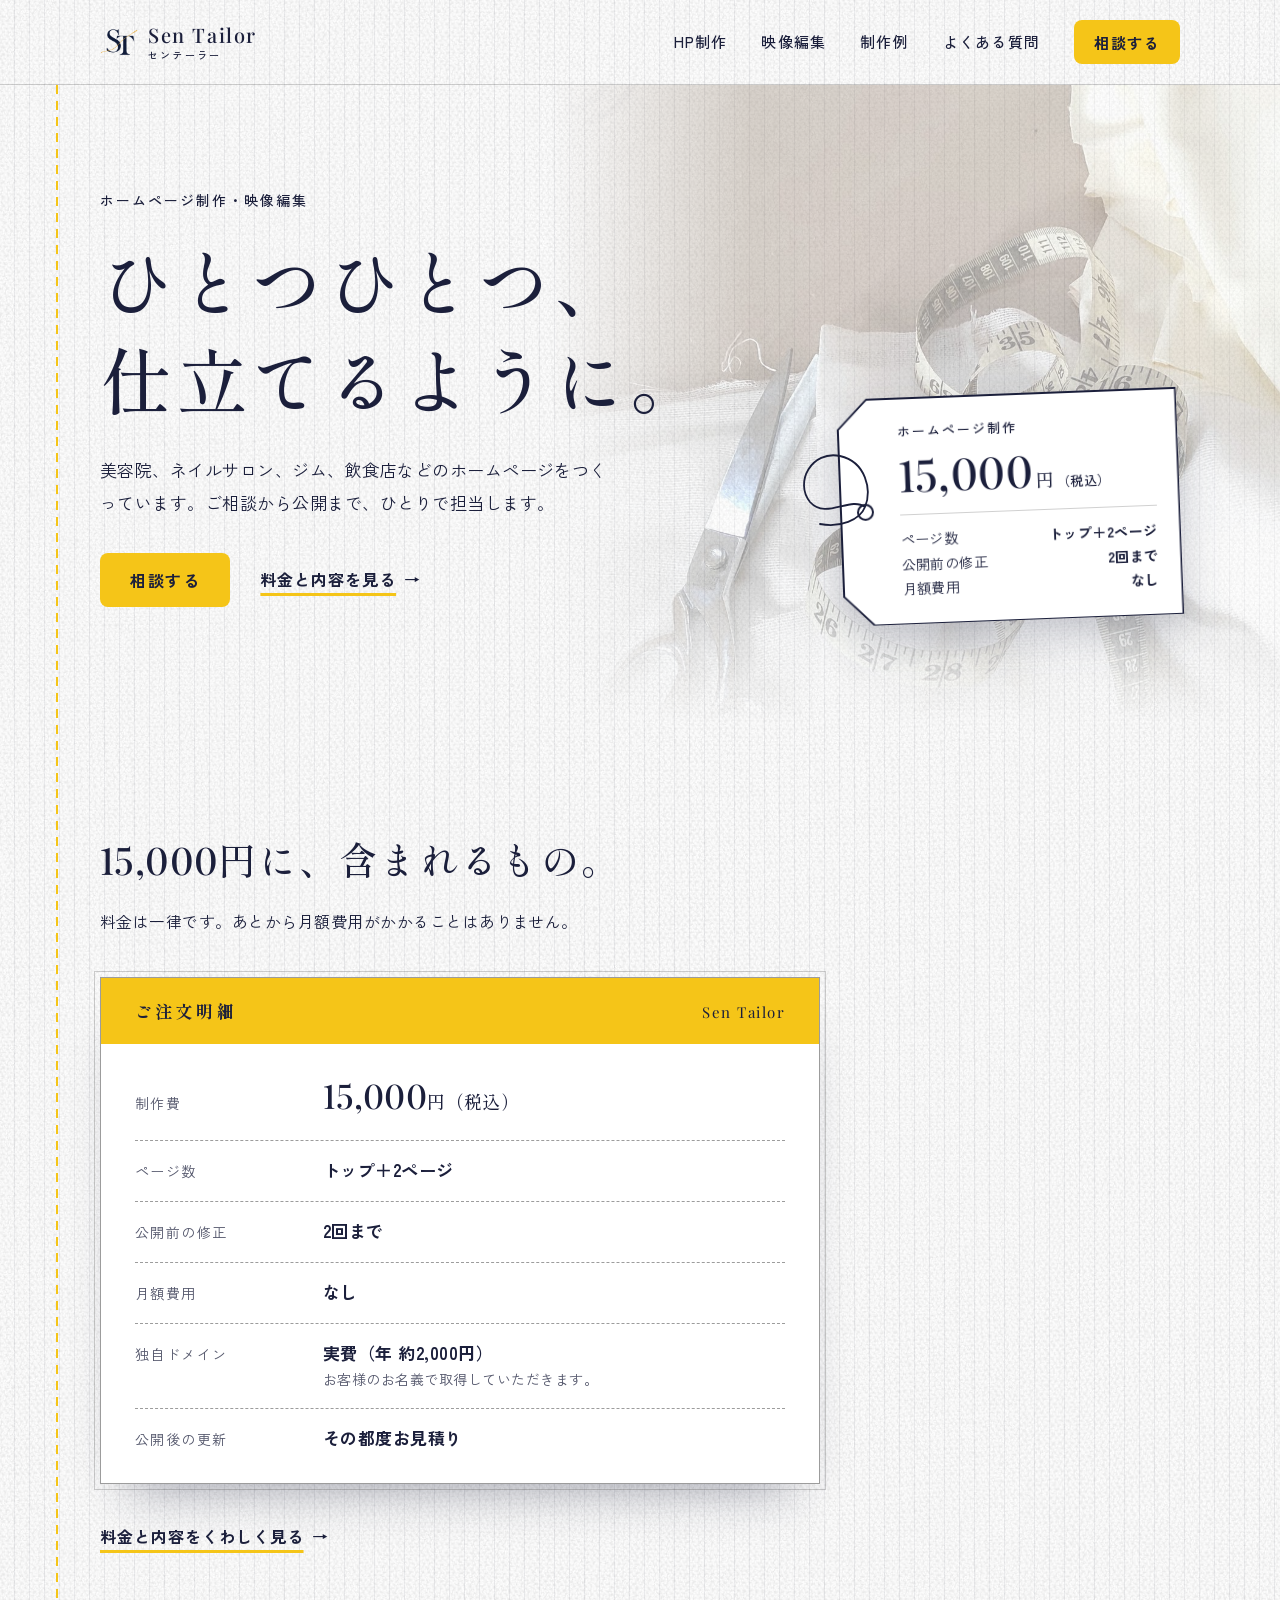
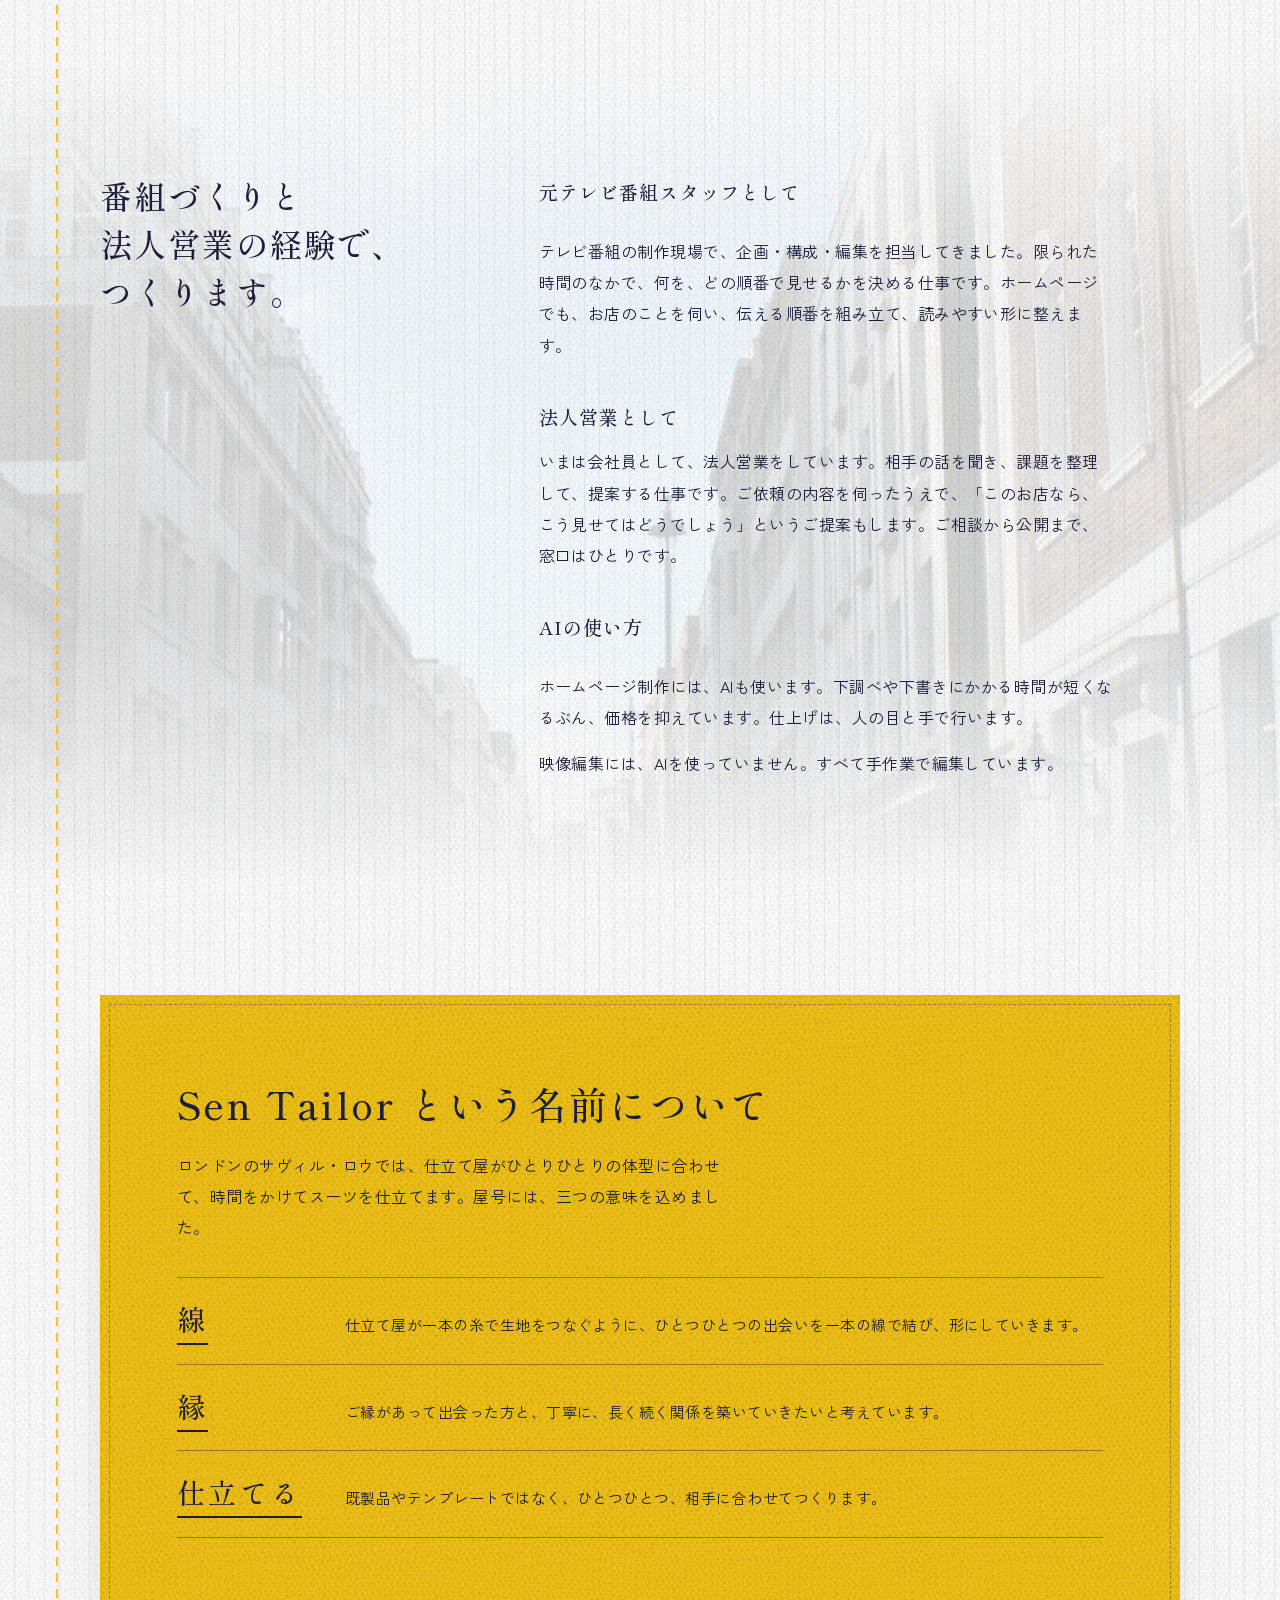
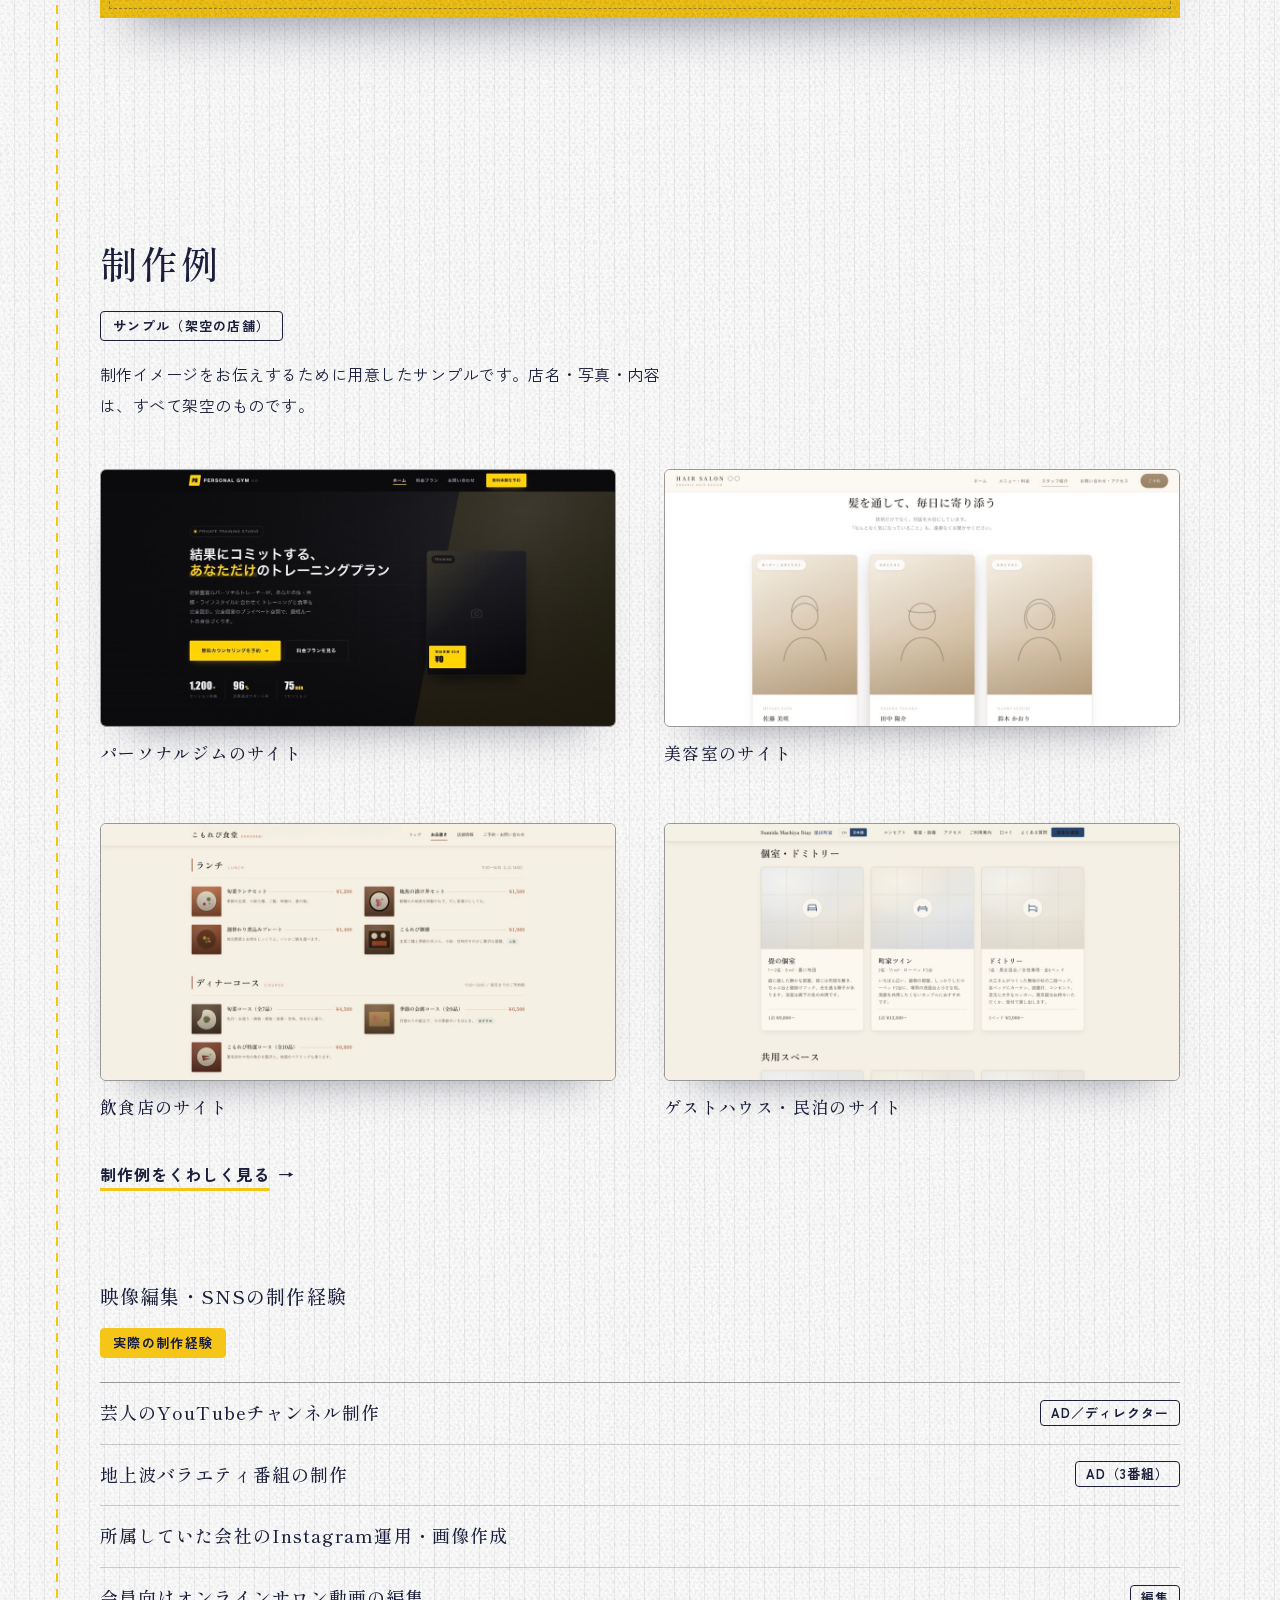
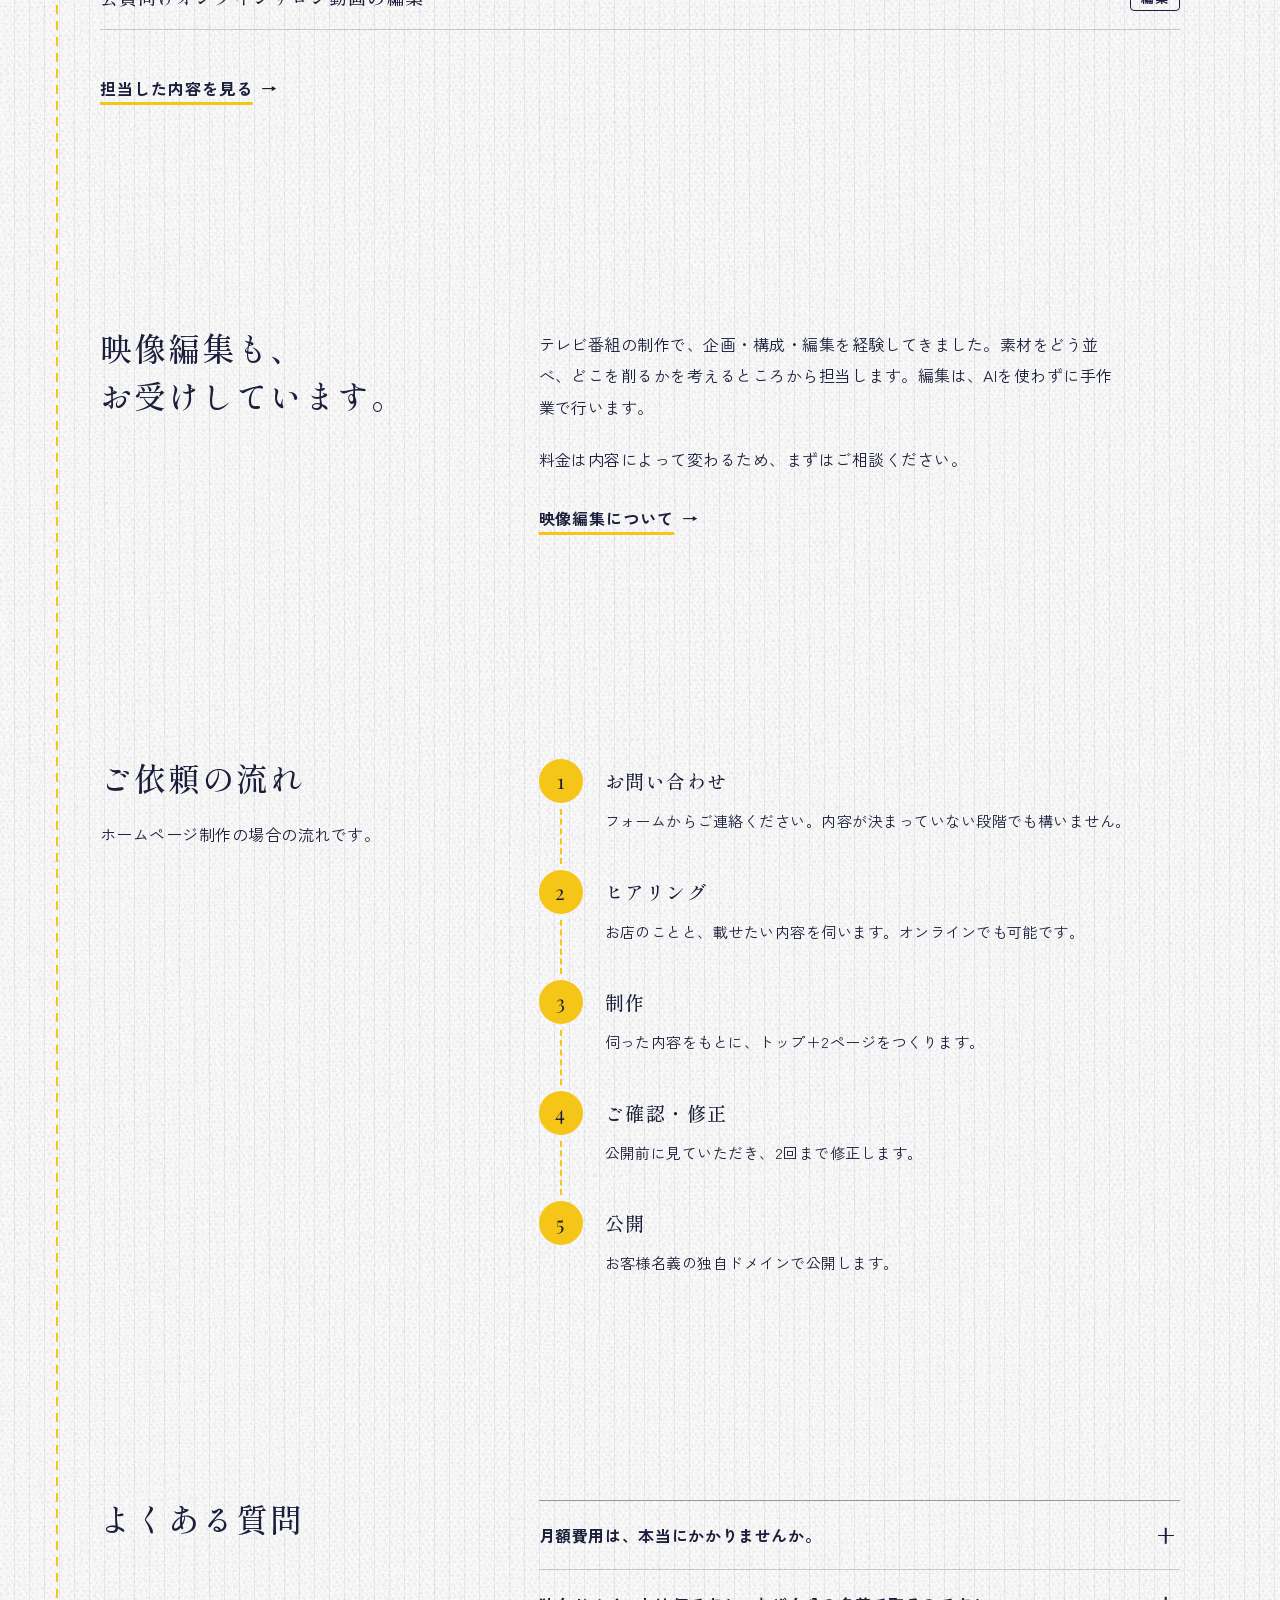
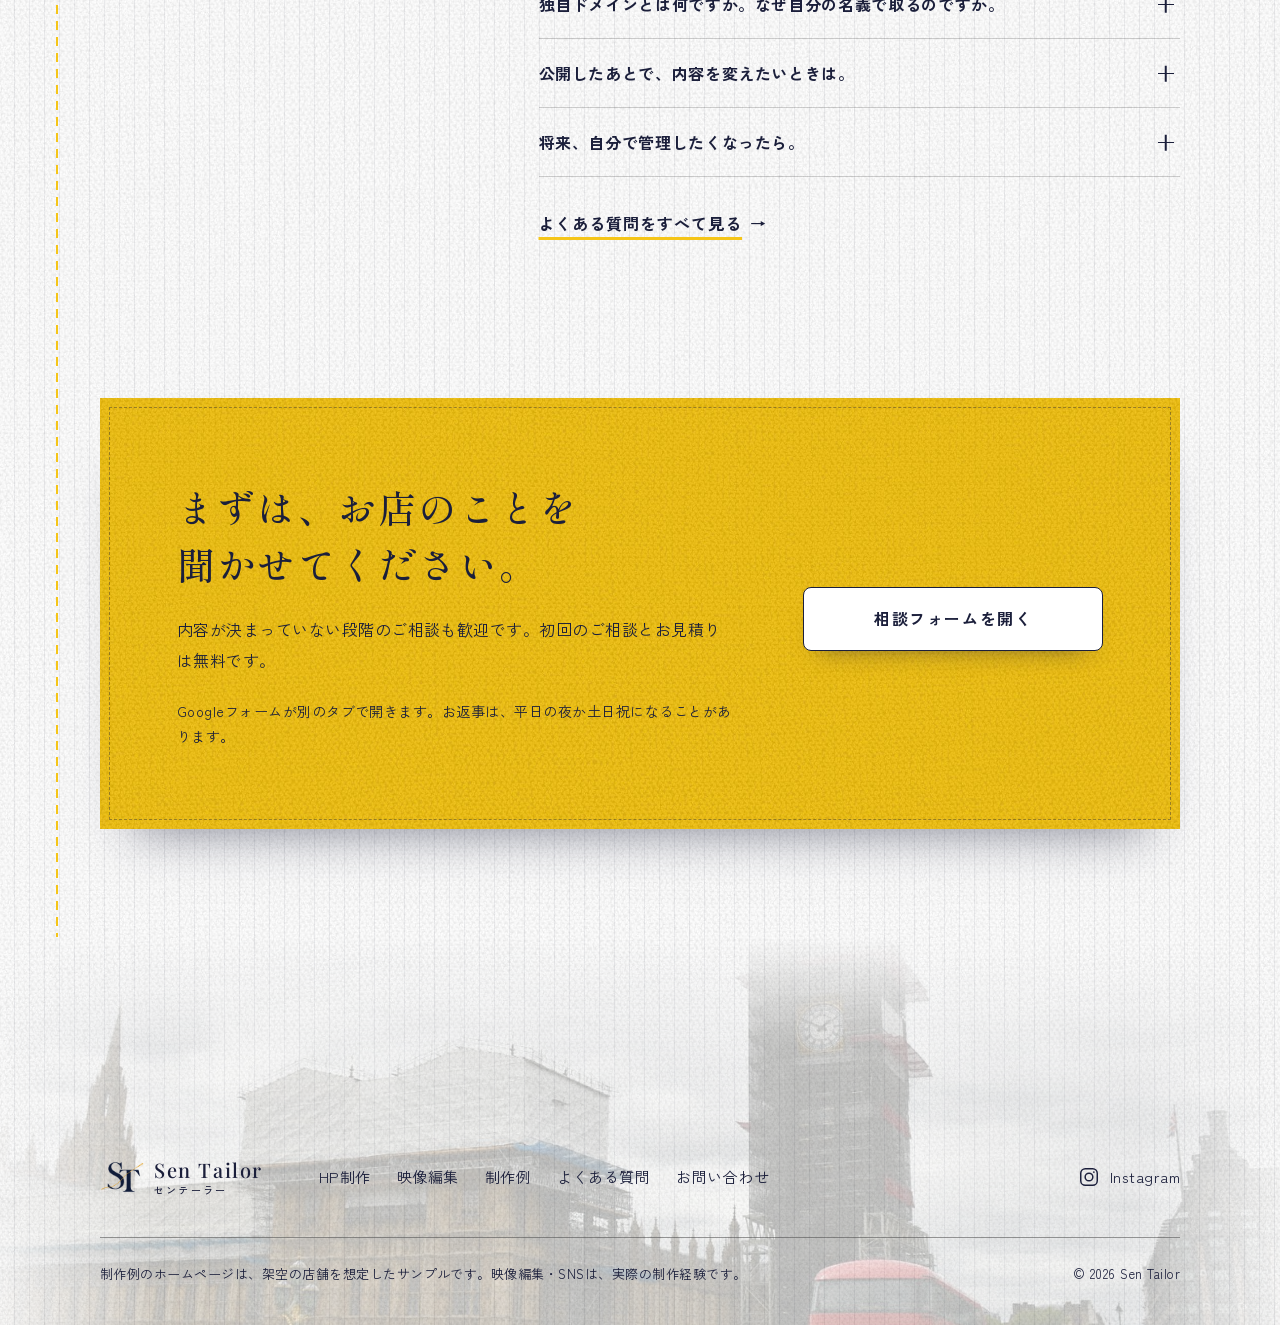
<file: index.html>
<!DOCTYPE html>
<html lang="ja">
<head>
<meta charset="utf-8">
<meta name="viewport" content="width=device-width, initial-scale=1, viewport-fit=cover">
<title>Sen Tailor（センテーラー）｜ホームページ制作・映像編集</title>
<meta name="description" content="美容院・ネイルサロン・ジム・飲食店などのホームページを15,000円（税込）で制作します。トップ＋2ページ、月額なし。映像編集のご相談も承ります。">
<meta name="google-site-verification" content="SnLUh9x4phcTbFVtAunFk5u0RUKOWXAC6b_fdHvTcX8" />
<link rel="canonical" href="https://sentailor.com/">
<meta property="og:type" content="website">
<meta property="og:site_name" content="Sen Tailor（センテーラー）">
<meta property="og:title" content="Sen Tailor｜ホームページ制作・映像編集">
<meta property="og:description" content="お店のホームページを15,000円（税込）で。トップ＋2ページ、月額なし。">
<meta property="og:url" content="https://sentailor.com/">
<meta property="og:image" content="https://sentailor.com/images/ogp.png">
<meta property="og:locale" content="ja_JP">
<meta name="twitter:card" content="summary_large_image">
<link rel="icon" type="image/png" href="images/favicon-64.png">
<link rel="apple-touch-icon" href="images/favicon-180.png">
<link rel="preconnect" href="https://fonts.googleapis.com">
<link rel="preconnect" href="https://fonts.gstatic.com" crossorigin>
<link rel="stylesheet" href="https://fonts.googleapis.com/css2?family=Playfair+Display:wght@500&family=Shippori+Mincho:wght@500;700&family=Zen+Kaku+Gothic+New:wght@400;500;700&display=swap">
<link rel="stylesheet" href="assets/css/style.css">
<script>document.documentElement.className += ' js';</script>
</head>
<body>
<a class="skip" href="#main">本文へ移動</a>

<header class="site-header">
  <div class="wrap site-header__in">
    <a class="brand" href="./" aria-label="Sen Tailor（センテーラー）トップページ">
      <img src="images/logo-mark.png" width="38" height="38" alt="">
      <span class="brand__name">Sen Tailor<span class="brand__kana">センテーラー</span></span>
    </a>
    <button class="menu-btn" type="button" aria-expanded="false" aria-controls="nav">
      <span class="menu-btn__label">メニュー</span><span class="menu-btn__bars" aria-hidden="true"></span>
    </button>
    <nav id="nav" class="nav" aria-label="メインメニュー">
      <ul>
        <li><a href="website/">HP制作</a></li>
        <li><a href="video/">映像編集</a></li>
        <li><a href="works/">制作例</a></li>
        <li><a href="faq/">よくある質問</a></li>
        <li><a class="btn btn--main btn--sm" href="#contact">相談する</a></li>
      </ul>
    </nav>
  </div>
</header>

<main id="main">

  <section class="hero">
    <div class="hero__visual" aria-hidden="true"></div>
    <div class="wrap hero__in">
      <div class="hero__text">
        <p class="hero__kicker">ホームページ制作・映像編集</p>
        <h1 class="hero__title"><span>ひとつひとつ、</span><span>仕立てるように。</span></h1>
        <p class="hero__lead">美容院、ネイルサロン、ジム、飲食店などのホームページをつくっています。ご相談から公開まで、ひとりで担当します。</p>
        <div class="hero__actions">
          <a class="btn btn--main" href="#contact">相談する</a>
          <a class="link" href="website/">料金と内容を見る</a>
        </div>
      </div>

      <div class="tagwrap">
        <div class="tag">
          <div class="tag__in">
            <p class="tag__name">ホームページ制作</p>
            <p class="tag__price"><span class="num">15,000</span><span class="yen">円</span><span class="tax">（税込）</span></p>
            <ul class="tag__terms">
              <li><span>ページ数</span><span>トップ＋2ページ</span></li>
              <li><span>公開前の修正</span><span>2回まで</span></li>
              <li><span>月額費用</span><span>なし</span></li>
            </ul>
          </div>
          <span class="tag__hole" aria-hidden="true"></span>
        </div>
        <svg class="tag__string" viewBox="0 0 132 96" aria-hidden="true" focusable="false">
          <path d="M69 71 C 54 60, 30 84, 14 66 C -2 46, 16 14, 44 20 C 70 26, 76 54, 69 71 C 64 84, 44 92, 24 88"/>
        </svg>
      </div>
    </div>
  </section>

  <section class="section" aria-labelledby="h-price">
    <div class="wrap">
      <div class="section__head">
        <h2 class="h2" id="h-price"><span class="nb"><span class="num">15,000</span>円に、</span><span class="nb">含まれるもの。</span></h2>
        <p>料金は一律です。あとから月額費用がかかることはありません。</p>
      </div>

      <div class="slip">
        <div class="slip__head">
          <p class="slip__title">ご注文明細</p>
          <p class="slip__brand">Sen Tailor</p>
        </div>
        <dl class="slip__rows">
          <div class="slip__row slip__row--total">
            <dt>制作費</dt>
            <dd><span class="num">15,000</span>円（税込）</dd>
          </div>
          <div class="slip__row">
            <dt>ページ数</dt>
            <dd>トップ＋2ページ</dd>
          </div>
          <div class="slip__row">
            <dt>公開前の修正</dt>
            <dd>2回まで</dd>
          </div>
          <div class="slip__row">
            <dt>月額費用</dt>
            <dd>なし</dd>
          </div>
          <div class="slip__row">
            <dt>独自ドメイン</dt>
            <dd>実費（年 約2,000円）<small>お客様のお名義で取得していただきます。</small></dd>
          </div>
          <div class="slip__row">
            <dt>公開後の更新</dt>
            <dd>その都度お見積り</dd>
          </div>
        </dl>
      </div>

      <div class="slip__foot">
        <a class="link" href="website/">料金と内容をくわしく見る</a>
      </div>
    </div>
  </section>

  <section class="section has-deco" aria-labelledby="h-maker">
    <div class="wrap">
      <div class="split">
        <div class="section__head">
          <h2 class="h2" id="h-maker"><span class="nb">番組づくりと</span><span class="nb">法人営業の経験で、</span><span class="nb">つくります。</span></h2>
        </div>
        <div class="section__body maker__text">
          <h3 class="h3">元テレビ番組スタッフとして</h3>
          <p>テレビ番組の制作現場で、企画・構成・編集を担当してきました。限られた時間のなかで、何を、どの順番で見せるかを決める仕事です。ホームページでも、お店のことを伺い、伝える順番を組み立て、読みやすい形に整えます。</p>
          <div class="maker__block">
            <div class="deco deco--street" aria-hidden="true"></div>
            <h3 class="h3 maker__sub">法人営業として</h3>
            <p>いまは会社員として、法人営業をしています。相手の話を聞き、課題を整理して、提案する仕事です。ご依頼の内容を伺ったうえで、「このお店なら、こう見せてはどうでしょう」というご提案もします。ご相談から公開まで、窓口はひとりです。</p>
          </div>
          <h3 class="h3 maker__sub">AIの使い方</h3>
          <p>ホームページ制作には、AIも使います。下調べや下書きにかかる時間が短くなるぶん、価格を抑えています。仕上げは、人の目と手で行います。</p>
          <p>映像編集には、AIを使っていません。すべて手作業で編集しています。</p>
        </div>
      </div>
    </div>
  </section>

  <section class="section" aria-labelledby="h-name">
    <div class="wrap">
      <div class="swatch">
        <h2 class="h2" id="h-name"><span class="nb">Sen Tailor という</span><span class="nb">名前について</span></h2>
        <p class="name__intro">ロンドンのサヴィル・ロウでは、仕立て屋がひとりひとりの体型に合わせて、時間をかけてスーツを仕立てます。屋号には、三つの意味を込めました。</p>
        <ul class="meanings">
        <li>
          <p class="meanings__word"><span>線</span></p>
          <p class="meanings__text">仕立て屋が一本の糸で生地をつなぐように、ひとつひとつの出会いを一本の線で結び、形にしていきます。</p>
        </li>
        <li>
          <p class="meanings__word"><span>縁</span></p>
          <p class="meanings__text">ご縁があって出会った方と、丁寧に、長く続く関係を築いていきたいと考えています。</p>
        </li>
        <li>
          <p class="meanings__word"><span>仕立てる</span></p>
          <p class="meanings__text">既製品やテンプレートではなく、ひとつひとつ、相手に合わせてつくります。</p>
        </li>
      </ul>
      </div>
    </div>
  </section>

  <section class="section" aria-labelledby="h-works">
    <div class="wrap">
      <div class="section__head">
        <h2 class="h2" id="h-works">制作例</h2>
        <p><span class="sample__label">サンプル（架空の店舗）</span></p>
        <p class="works__lead">制作イメージをお伝えするために用意したサンプルです。店名・写真・内容は、すべて架空のものです。</p>
      </div>
      <ul class="samples">
        <li>
          <img src="images/gym.jpg" width="1100" height="547" alt="パーソナルジムのサイトのサンプル画面" loading="lazy" decoding="async">
          <p class="samples__name">パーソナルジムのサイト</p>
        </li>
        <li>
          <img src="images/salon.jpg" width="1100" height="580" alt="美容室のサイトのサンプル画面" loading="lazy" decoding="async">
          <p class="samples__name">美容室のサイト</p>
        </li>
        <li>
          <img src="images/restaurant.jpg" width="1100" height="550" alt="飲食店のサイトのサンプル画面" loading="lazy" decoding="async">
          <p class="samples__name">飲食店のサイト</p>
        </li>
        <li>
          <img src="images/guesthouse.jpg" width="1100" height="546" alt="ゲストハウス・民泊のサイトのサンプル画面" loading="lazy" decoding="async">
          <p class="samples__name">ゲストハウス・民泊のサイト</p>
        </li>
      </ul>
      <p class="samples__more"><a class="link" href="works/">制作例をくわしく見る</a></p>

      <div class="exp-block">
        <h3 class="h3">映像編集・SNSの制作経験</h3>
        <p><span class="sample__label label--real">実際の制作経験</span></p>
        <ul class="exp exp--short">
          <li><span class="exp__name">芸人のYouTubeチャンネル制作</span><span class="exp__role">AD／ディレクター</span></li>
          <li><span class="exp__name">地上波バラエティ番組の制作</span><span class="exp__role">AD（3番組）</span></li>
          <li><span class="exp__name">所属していた会社のInstagram運用・画像作成</span></li>
          <li><span class="exp__name">会員向けオンラインサロン動画の編集</span><span class="exp__role">編集</span></li>
        </ul>
        <p class="exp__more"><a class="link" href="works/#video">担当した内容を見る</a></p>
      </div>
    </div>
  </section>

  <section class="section" aria-labelledby="h-video">
    <div class="wrap split">
      <div class="section__head">
        <h2 class="h2" id="h-video"><span class="nb">映像編集も、</span><span class="nb">お受けしています。</span></h2>
      </div>
      <div class="section__body video__text">
        <p>テレビ番組の制作で、企画・構成・編集を経験してきました。素材をどう並べ、どこを削るかを考えるところから担当します。編集は、AIを使わずに手作業で行います。</p>
        <p>料金は内容によって変わるため、まずはご相談ください。</p>
        <a class="link" href="video/">映像編集について</a>
      </div>
    </div>
  </section>

  <section class="section" aria-labelledby="h-flow">
    <div class="wrap split">
      <div class="section__head">
        <h2 class="h2" id="h-flow">ご依頼の流れ</h2>
        <p>ホームページ制作の場合の流れです。</p>
      </div>
      <div class="section__body">
        <ol class="steps">
          <li>
            <h3 class="steps__name">お問い合わせ</h3>
            <p class="steps__text">フォームからご連絡ください。内容が決まっていない段階でも構いません。</p>
          </li>
          <li>
            <h3 class="steps__name">ヒアリング</h3>
            <p class="steps__text">お店のことと、載せたい内容を伺います。オンラインでも可能です。</p>
          </li>
          <li>
            <h3 class="steps__name">制作</h3>
            <p class="steps__text">伺った内容をもとに、トップ＋2ページをつくります。</p>
          </li>
          <li>
            <h3 class="steps__name">ご確認・修正</h3>
            <p class="steps__text">公開前に見ていただき、2回まで修正します。</p>
          </li>
          <li>
            <h3 class="steps__name">公開</h3>
            <p class="steps__text">お客様名義の独自ドメインで公開します。</p>
          </li>
        </ol>
      </div>
    </div>
  </section>

  <section class="section" aria-labelledby="h-faq">
    <div class="wrap split">
      <div class="section__head">
        <h2 class="h2" id="h-faq">よくある質問</h2>
      </div>
      <div class="section__body">
        <div class="faq">
          <details>
            <summary>月額費用は、本当にかかりませんか。</summary>
            <p class="faq__a">かかりません。必要なのは、制作費15,000円（税込）と、独自ドメインの実費（年 約2,000円）です。</p>
          </details>
          <details>
            <summary>独自ドメインとは何ですか。なぜ自分の名義で取るのですか。</summary>
            <p class="faq__a">「お店の名前.com」のような、お店専用のアドレスです。お客様のお名義で取得していただくので、制作者との関係が終わったあとも、アドレスはお客様のものとして使い続けられます。</p>
          </details>
          <details>
            <summary>公開したあとで、内容を変えたいときは。</summary>
            <p class="faq__a">変更したい内容を伺い、その都度お見積りします。</p>
          </details>
          <details>
            <summary>将来、自分で管理したくなったら。</summary>
            <p class="faq__a">サイトのファイル一式をお渡しします。</p>
          </details>
        </div>
        <a class="link" href="faq/">よくある質問をすべて見る</a>
      </div>
    </div>
  </section>

  <section class="section contact" id="contact" aria-labelledby="h-contact">
    <div class="wrap">
      <div class="swatch contact__in">
        <h2 class="h2" id="h-contact"><span class="nb">まずは、お店のことを</span><span class="nb">聞かせてください。</span></h2>
        <p class="contact__text">内容が決まっていない段階のご相談も歓迎です。初回のご相談とお見積りは無料です。</p>
        <a class="btn btn--paper" href="https://docs.google.com/forms/d/e/1FAIpQLSdYIskEfObyCKoRb7oAOp9SZtcJoFzgi5C20hyMu8E7h2deIQ/viewform" target="_blank" rel="noopener">相談フォームを開く</a>
        <p class="note">Googleフォームが別のタブで開きます。お返事は、平日の夜か土日祝になることがあります。</p>
      </div>
    </div>
  </section>

</main>

<footer class="site-footer">
  <div class="wrap site-footer__in">
    <a class="brand" href="./" aria-label="Sen Tailor（センテーラー）トップページ">
      <img src="images/logo-mark.png" width="44" height="44" alt="">
      <span class="brand__name">Sen Tailor<span class="brand__kana">センテーラー</span></span>
    </a>
    <nav class="footnav" aria-label="フッターメニュー">
      <ul>
        <li><a href="website/">HP制作</a></li>
        <li><a href="video/">映像編集</a></li>
        <li><a href="works/">制作例</a></li>
        <li><a href="faq/">よくある質問</a></li>
        <li><a href="contact/">お問い合わせ</a></li>
      </ul>
    </nav>
    <a class="ig" href="https://www.instagram.com/sentailor" target="_blank" rel="noopener">
      <svg viewBox="0 0 24 24" fill="none" stroke="currentColor" stroke-width="1.6" aria-hidden="true" focusable="false"><rect x="3" y="3" width="18" height="18" rx="5"/><circle cx="12" cy="12" r="4.2"/><circle cx="17.3" cy="6.7" r=".9" fill="currentColor" stroke="none"/></svg>
      <span>Instagram</span>
    </a>
    <div class="site-footer__small">
      <p>制作例のホームページは、架空の店舗を想定したサンプルです。映像編集・SNSは、実際の制作経験です。</p>
      <p>© 2026 Sen Tailor</p>
    </div>
  </div>
</footer>

<script>
(function () {
  var map = { '#/services': 'website/', '#/flow': 'website/', '#/pricing': 'website/', '#/works': 'works/', '#/why': './', '#/contact': 'contact/' };
  var to = map[location.hash];
  if (to && to !== './') location.replace(to);
})();
</script>
<script src="assets/js/main.js" defer></script>
</body>
</html>
</file>
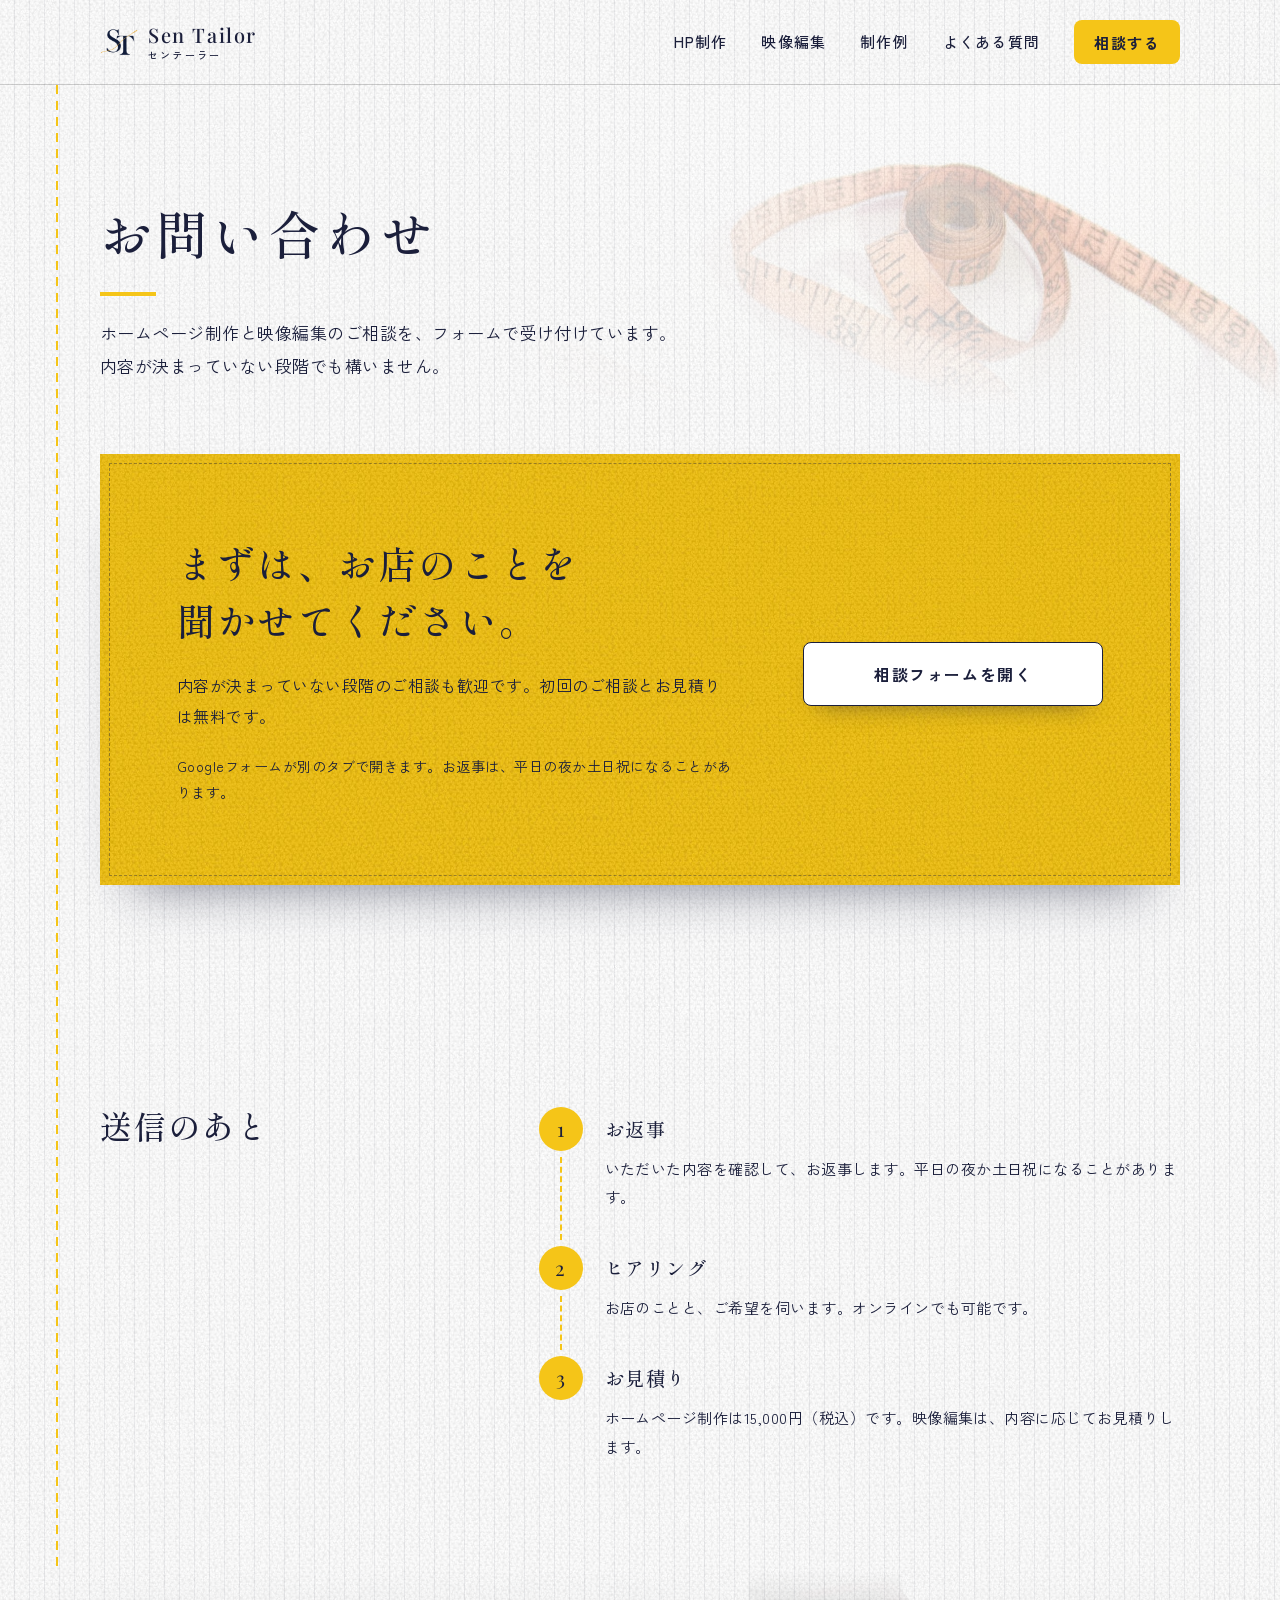
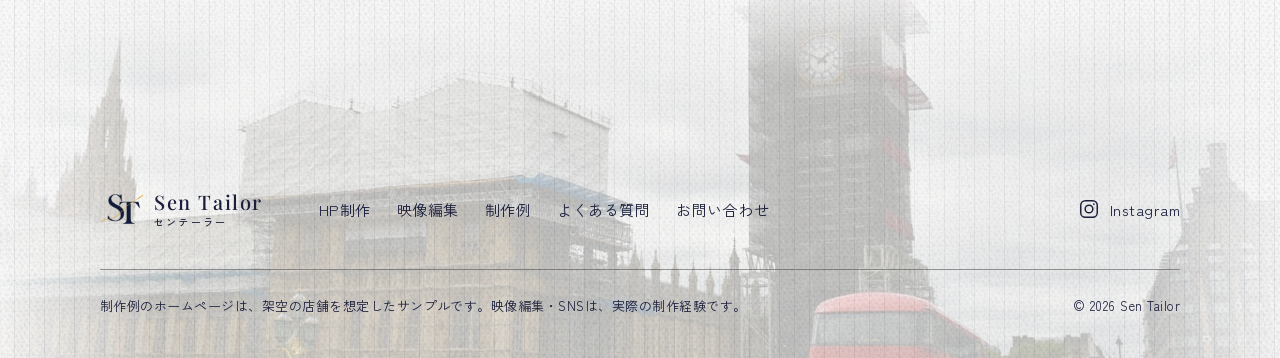
<file: contact/index.html>
<!DOCTYPE html>
<html lang="ja">
<head>
<meta charset="utf-8">
<meta name="viewport" content="width=device-width, initial-scale=1, viewport-fit=cover">
<title>お問い合わせ｜Sen Tailor（センテーラー）</title>
<meta name="description" content="Sen Tailor へのご相談・お見積りは、フォームから承ります。内容が決まっていない段階のご相談も歓迎です。">
<link rel="canonical" href="https://sentailor.com/contact/">
<meta property="og:type" content="article">
<meta property="og:site_name" content="Sen Tailor（センテーラー）">
<meta property="og:title" content="お問い合わせ｜Sen Tailor">
<meta property="og:description" content="Sen Tailor へのご相談・お見積りは、フォームから承ります。内容が決まっていない段階のご相談も歓迎です。">
<meta property="og:url" content="https://sentailor.com/contact/">
<meta property="og:image" content="https://sentailor.com/images/ogp.png">
<meta property="og:locale" content="ja_JP">
<meta name="twitter:card" content="summary_large_image">
<link rel="icon" type="image/png" href="../images/favicon-64.png">
<link rel="apple-touch-icon" href="../images/favicon-180.png">
<link rel="preconnect" href="https://fonts.googleapis.com">
<link rel="preconnect" href="https://fonts.gstatic.com" crossorigin>
<link rel="stylesheet" href="https://fonts.googleapis.com/css2?family=Playfair+Display:wght@500&family=Shippori+Mincho:wght@500;700&family=Zen+Kaku+Gothic+New:wght@400;500;700&display=swap">
<link rel="stylesheet" href="../assets/css/style.css">
<script>document.documentElement.className += ' js';</script>
</head>
<body>
<a class="skip" href="#main">本文へ移動</a>

<header class="site-header">
  <div class="wrap site-header__in">
    <a class="brand" href="../" aria-label="Sen Tailor（センテーラー）トップページ">
      <img src="../images/logo-mark.png" width="38" height="38" alt="">
      <span class="brand__name">Sen Tailor<span class="brand__kana">センテーラー</span></span>
    </a>
    <button class="menu-btn" type="button" aria-expanded="false" aria-controls="nav">
      <span class="menu-btn__label">メニュー</span><span class="menu-btn__bars" aria-hidden="true"></span>
    </button>
    <nav id="nav" class="nav" aria-label="メインメニュー">
      <ul>
        <li><a href="../website/">HP制作</a></li>
        <li><a href="../video/">映像編集</a></li>
        <li><a href="../works/">制作例</a></li>
        <li><a href="../faq/">よくある質問</a></li>
        <li><a class="btn btn--main btn--sm" href="../contact/">相談する</a></li>
      </ul>
    </nav>
  </div>
</header>

<main id="main">

  <section class="page-head">
    <div class="page-head__visual" aria-hidden="true"></div>
    <div class="wrap">
      <h1 class="page-head__title">お問い合わせ</h1>
      <p class="page-head__lead">ホームページ制作と映像編集のご相談を、フォームで受け付けています。内容が決まっていない段階でも構いません。</p>
    </div>
  </section>

  <section class="section contact" aria-labelledby="h-contact">
    <div class="wrap">
      <div class="swatch contact__in">
        <h2 class="h2" id="h-contact"><span class="nb">まずは、お店のことを</span><span class="nb">聞かせてください。</span></h2>
        <p class="contact__text">内容が決まっていない段階のご相談も歓迎です。初回のご相談とお見積りは無料です。</p>
        <a class="btn btn--paper" href="https://docs.google.com/forms/d/e/1FAIpQLSdYIskEfObyCKoRb7oAOp9SZtcJoFzgi5C20hyMu8E7h2deIQ/viewform" target="_blank" rel="noopener">相談フォームを開く</a>
        <p class="note">Googleフォームが別のタブで開きます。お返事は、平日の夜か土日祝になることがあります。</p>
      </div>
    </div>
  </section>

  <section class="section" aria-labelledby="h-after">
    <div class="wrap split">
      <div class="section__head">
        <h2 class="h2" id="h-after">送信のあと</h2>
      </div>
      <div class="section__body">
        <ol class="steps">
          <li>
            <h3 class="steps__name">お返事</h3>
            <p class="steps__text">いただいた内容を確認して、お返事します。平日の夜か土日祝になることがあります。</p>
          </li>
          <li>
            <h3 class="steps__name">ヒアリング</h3>
            <p class="steps__text">お店のことと、ご希望を伺います。オンラインでも可能です。</p>
          </li>
          <li>
            <h3 class="steps__name">お見積り</h3>
            <p class="steps__text">ホームページ制作は15,000円（税込）です。映像編集は、内容に応じてお見積りします。</p>
          </li>
        </ol>
      </div>
    </div>
  </section>

</main>

<footer class="site-footer">
  <div class="wrap site-footer__in">
    <a class="brand" href="../" aria-label="Sen Tailor（センテーラー）トップページ">
      <img src="../images/logo-mark.png" width="44" height="44" alt="">
      <span class="brand__name">Sen Tailor<span class="brand__kana">センテーラー</span></span>
    </a>
    <nav class="footnav" aria-label="フッターメニュー">
      <ul>
        <li><a href="../website/">HP制作</a></li>
        <li><a href="../video/">映像編集</a></li>
        <li><a href="../works/">制作例</a></li>
        <li><a href="../faq/">よくある質問</a></li>
        <li><a href="../contact/">お問い合わせ</a></li>
      </ul>
    </nav>
    <a class="ig" href="https://www.instagram.com/sentailor" target="_blank" rel="noopener">
      <svg viewBox="0 0 24 24" fill="none" stroke="currentColor" stroke-width="1.6" aria-hidden="true" focusable="false"><rect x="3" y="3" width="18" height="18" rx="5"/><circle cx="12" cy="12" r="4.2"/><circle cx="17.3" cy="6.7" r=".9" fill="currentColor" stroke="none"/></svg>
      <span>Instagram</span>
    </a>
    <div class="site-footer__small">
      <p>制作例のホームページは、架空の店舗を想定したサンプルです。映像編集・SNSは、実際の制作経験です。</p>
      <p>© 2026 Sen Tailor</p>
    </div>
  </div>
</footer>

<script src="../assets/js/main.js" defer></script>
</body>
</html>
</file>
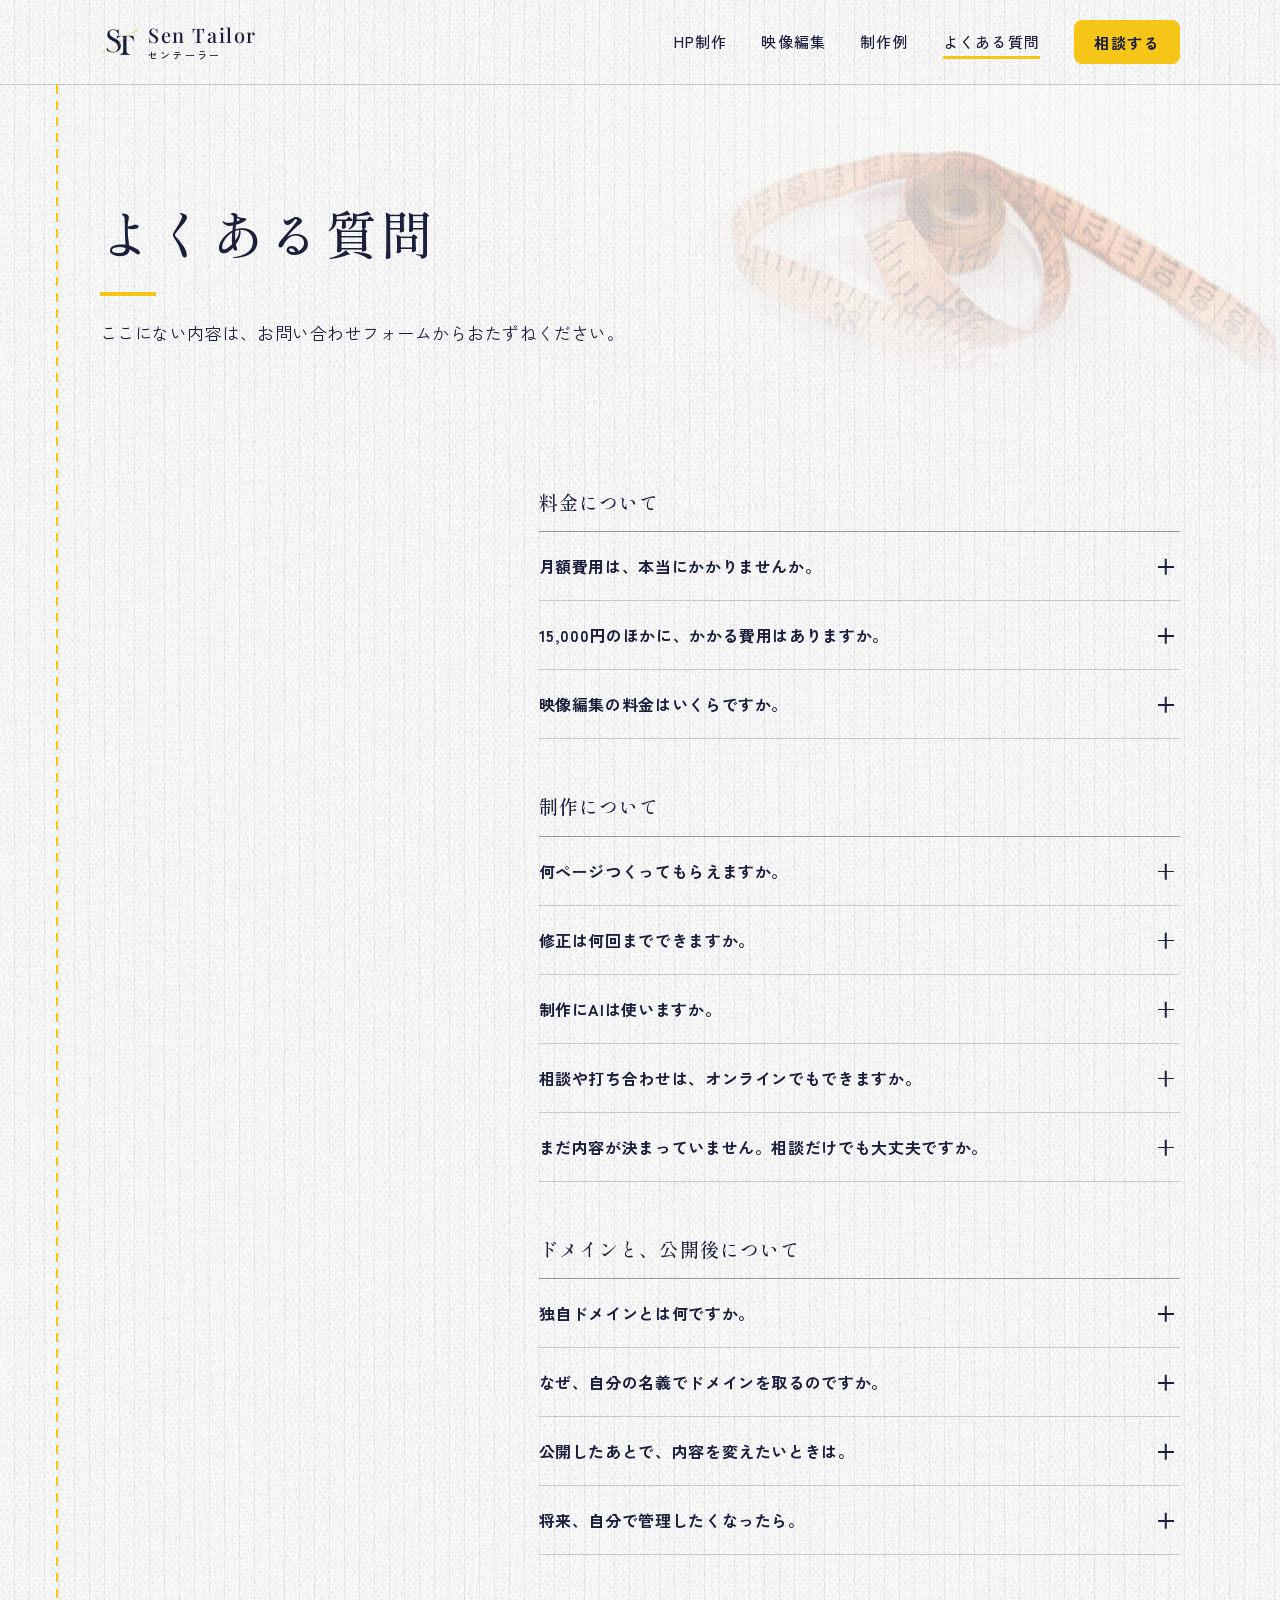
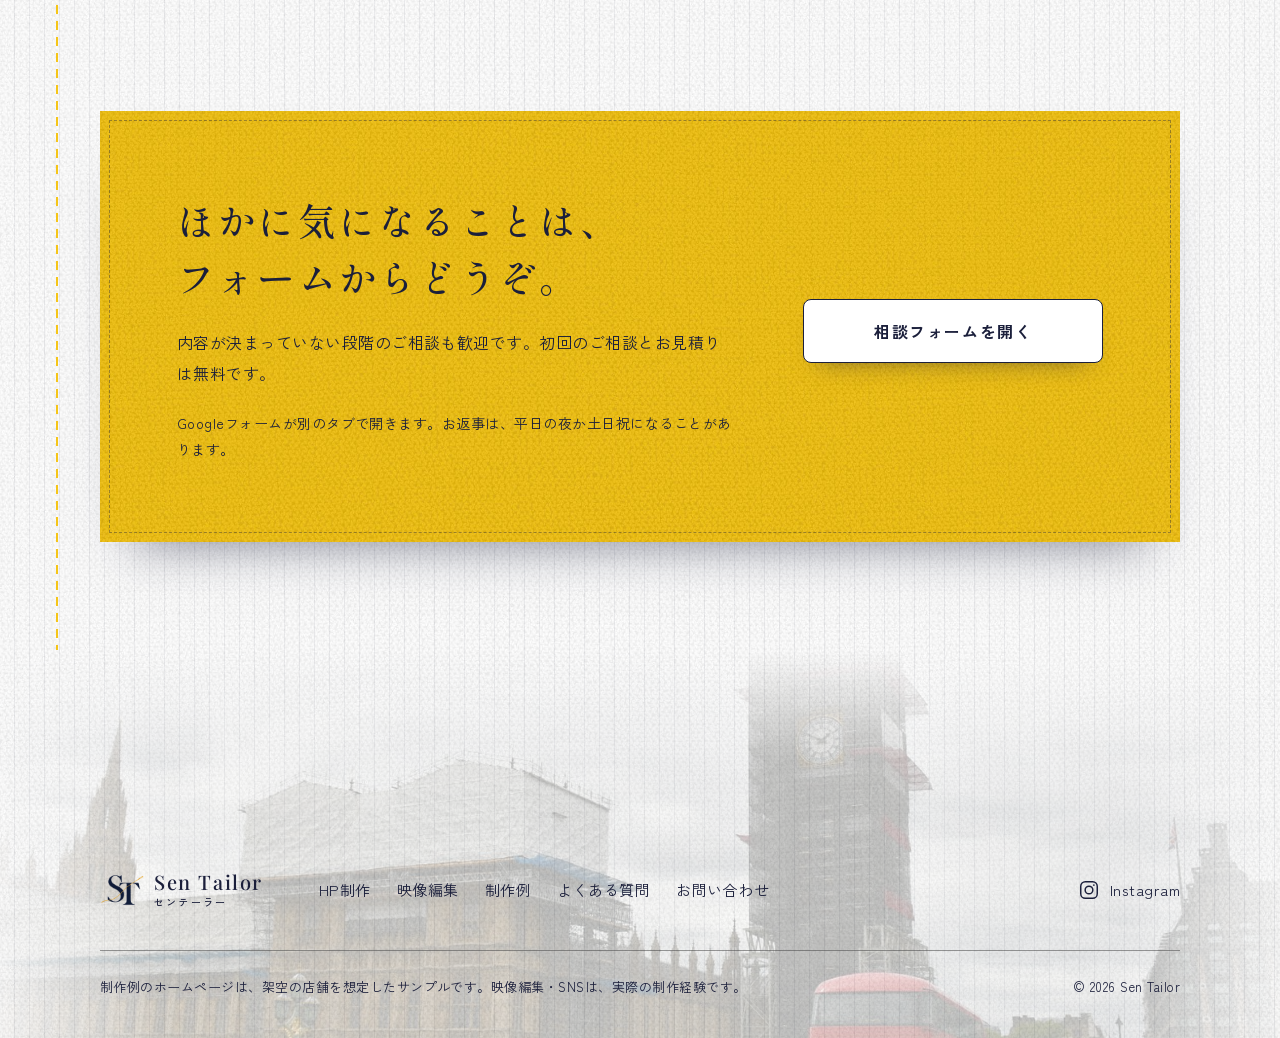
<file: faq/index.html>
<!DOCTYPE html>
<html lang="ja">
<head>
<meta charset="utf-8">
<meta name="viewport" content="width=device-width, initial-scale=1, viewport-fit=cover">
<title>よくある質問｜Sen Tailor（センテーラー）</title>
<meta name="description" content="Sen Tailor のホームページ制作・映像編集について、料金、修正回数、独自ドメイン、公開後の更新など、よくいただく質問にお答えします。">
<link rel="canonical" href="https://sentailor.com/faq/">
<meta property="og:type" content="article">
<meta property="og:site_name" content="Sen Tailor（センテーラー）">
<meta property="og:title" content="よくある質問｜Sen Tailor">
<meta property="og:description" content="Sen Tailor のホームページ制作・映像編集について、料金、修正回数、独自ドメイン、公開後の更新など、よくいただく質問にお答えします。">
<meta property="og:url" content="https://sentailor.com/faq/">
<meta property="og:image" content="https://sentailor.com/images/ogp.png">
<meta property="og:locale" content="ja_JP">
<meta name="twitter:card" content="summary_large_image">
<link rel="icon" type="image/png" href="../images/favicon-64.png">
<link rel="apple-touch-icon" href="../images/favicon-180.png">
<link rel="preconnect" href="https://fonts.googleapis.com">
<link rel="preconnect" href="https://fonts.gstatic.com" crossorigin>
<link rel="stylesheet" href="https://fonts.googleapis.com/css2?family=Playfair+Display:wght@500&family=Shippori+Mincho:wght@500;700&family=Zen+Kaku+Gothic+New:wght@400;500;700&display=swap">
<link rel="stylesheet" href="../assets/css/style.css">
<script>document.documentElement.className += ' js';</script>
</head>
<body>
<a class="skip" href="#main">本文へ移動</a>

<header class="site-header">
  <div class="wrap site-header__in">
    <a class="brand" href="../" aria-label="Sen Tailor（センテーラー）トップページ">
      <img src="../images/logo-mark.png" width="38" height="38" alt="">
      <span class="brand__name">Sen Tailor<span class="brand__kana">センテーラー</span></span>
    </a>
    <button class="menu-btn" type="button" aria-expanded="false" aria-controls="nav">
      <span class="menu-btn__label">メニュー</span><span class="menu-btn__bars" aria-hidden="true"></span>
    </button>
    <nav id="nav" class="nav" aria-label="メインメニュー">
      <ul>
        <li><a href="../website/">HP制作</a></li>
        <li><a href="../video/">映像編集</a></li>
        <li><a href="../works/">制作例</a></li>
        <li><a href="../faq/" aria-current="page">よくある質問</a></li>
        <li><a class="btn btn--main btn--sm" href="../contact/">相談する</a></li>
      </ul>
    </nav>
  </div>
</header>

<main id="main">

  <section class="page-head">
    <div class="page-head__visual" aria-hidden="true"></div>
    <div class="wrap">
      <h1 class="page-head__title">よくある質問</h1>
      <p class="page-head__lead">ここにない内容は、お問い合わせフォームからおたずねください。</p>
    </div>
  </section>

  <section class="section" aria-label="質問と回答">
    <div class="wrap split">
      <div class="section__head"></div>
      <div class="section__body">
        <div class="faq-group">
          <h2 class="h3">料金について</h2>
          <div class="faq">
          <details>
            <summary>月額費用は、本当にかかりませんか。</summary>
            <p class="faq__a">かかりません。必要なのは、制作費15,000円（税込）と、独自ドメインの実費（年 約2,000円）です。</p>
          </details>
          <details>
            <summary>15,000円のほかに、かかる費用はありますか。</summary>
            <p class="faq__a">独自ドメインの実費（年 約2,000円）がかかります。公開後に内容を更新する場合は、その都度お見積りします。</p>
          </details>
          <details>
            <summary>映像編集の料金はいくらですか。</summary>
            <p class="faq__a">内容によって変わるため、金額は掲載していません。ご希望を伺ったうえで、お見積りします。</p>
          </details>
        </div>
        </div>
        <div class="faq-group">
          <h2 class="h3">制作について</h2>
          <div class="faq">
          <details>
            <summary>何ページつくってもらえますか。</summary>
            <p class="faq__a">トップページと、ほか2ページの、合わせて3ページです。</p>
          </details>
          <details>
            <summary>修正は何回までできますか。</summary>
            <p class="faq__a">公開前に、2回まで修正します。</p>
          </details>
          <details>
            <summary>制作にAIは使いますか。</summary>
            <p class="faq__a">ホームページ制作には、AIも使います。下調べや下書きに使い、仕上げは人の目と手で行います。映像編集には、AIを使っていません。すべて手作業で編集しています。</p>
          </details>
          <details>
            <summary>相談や打ち合わせは、オンラインでもできますか。</summary>
            <p class="faq__a">できます。ヒアリングはオンラインでも行っています。</p>
          </details>
          <details>
            <summary>まだ内容が決まっていません。相談だけでも大丈夫ですか。</summary>
            <p class="faq__a">大丈夫です。初回のご相談とお見積りは無料です。</p>
          </details>
        </div>
        </div>
        <div class="faq-group">
          <h2 class="h3">ドメインと、公開後について</h2>
          <div class="faq">
          <details>
            <summary>独自ドメインとは何ですか。</summary>
            <p class="faq__a">「お店の名前.com」のような、お店専用のアドレスです。</p>
          </details>
          <details>
            <summary>なぜ、自分の名義でドメインを取るのですか。</summary>
            <p class="faq__a">お客様のお名義で取得していただくと、制作者との関係が終わったあとも、アドレスはお客様のものとして使い続けられるためです。</p>
          </details>
          <details>
            <summary>公開したあとで、内容を変えたいときは。</summary>
            <p class="faq__a">変更したい内容を伺い、その都度お見積りします。</p>
          </details>
          <details>
            <summary>将来、自分で管理したくなったら。</summary>
            <p class="faq__a">サイトのファイル一式をお渡しします。</p>
          </details>
        </div>
        </div>
      </div>
    </div>
  </section>

  <section class="section contact" aria-labelledby="h-contact">
    <div class="wrap">
      <div class="swatch contact__in">
        <h2 class="h2" id="h-contact"><span class="nb">ほかに気になることは、</span><span class="nb">フォームからどうぞ。</span></h2>
        <p class="contact__text">内容が決まっていない段階のご相談も歓迎です。初回のご相談とお見積りは無料です。</p>
        <a class="btn btn--paper" href="https://docs.google.com/forms/d/e/1FAIpQLSdYIskEfObyCKoRb7oAOp9SZtcJoFzgi5C20hyMu8E7h2deIQ/viewform" target="_blank" rel="noopener">相談フォームを開く</a>
        <p class="note">Googleフォームが別のタブで開きます。お返事は、平日の夜か土日祝になることがあります。</p>
      </div>
    </div>
  </section>

</main>

<footer class="site-footer">
  <div class="wrap site-footer__in">
    <a class="brand" href="../" aria-label="Sen Tailor（センテーラー）トップページ">
      <img src="../images/logo-mark.png" width="44" height="44" alt="">
      <span class="brand__name">Sen Tailor<span class="brand__kana">センテーラー</span></span>
    </a>
    <nav class="footnav" aria-label="フッターメニュー">
      <ul>
        <li><a href="../website/">HP制作</a></li>
        <li><a href="../video/">映像編集</a></li>
        <li><a href="../works/">制作例</a></li>
        <li><a href="../faq/">よくある質問</a></li>
        <li><a href="../contact/">お問い合わせ</a></li>
      </ul>
    </nav>
    <a class="ig" href="https://www.instagram.com/sentailor" target="_blank" rel="noopener">
      <svg viewBox="0 0 24 24" fill="none" stroke="currentColor" stroke-width="1.6" aria-hidden="true" focusable="false"><rect x="3" y="3" width="18" height="18" rx="5"/><circle cx="12" cy="12" r="4.2"/><circle cx="17.3" cy="6.7" r=".9" fill="currentColor" stroke="none"/></svg>
      <span>Instagram</span>
    </a>
    <div class="site-footer__small">
      <p>制作例のホームページは、架空の店舗を想定したサンプルです。映像編集・SNSは、実際の制作経験です。</p>
      <p>© 2026 Sen Tailor</p>
    </div>
  </div>
</footer>

<script src="../assets/js/main.js" defer></script>
</body>
</html>
</file>
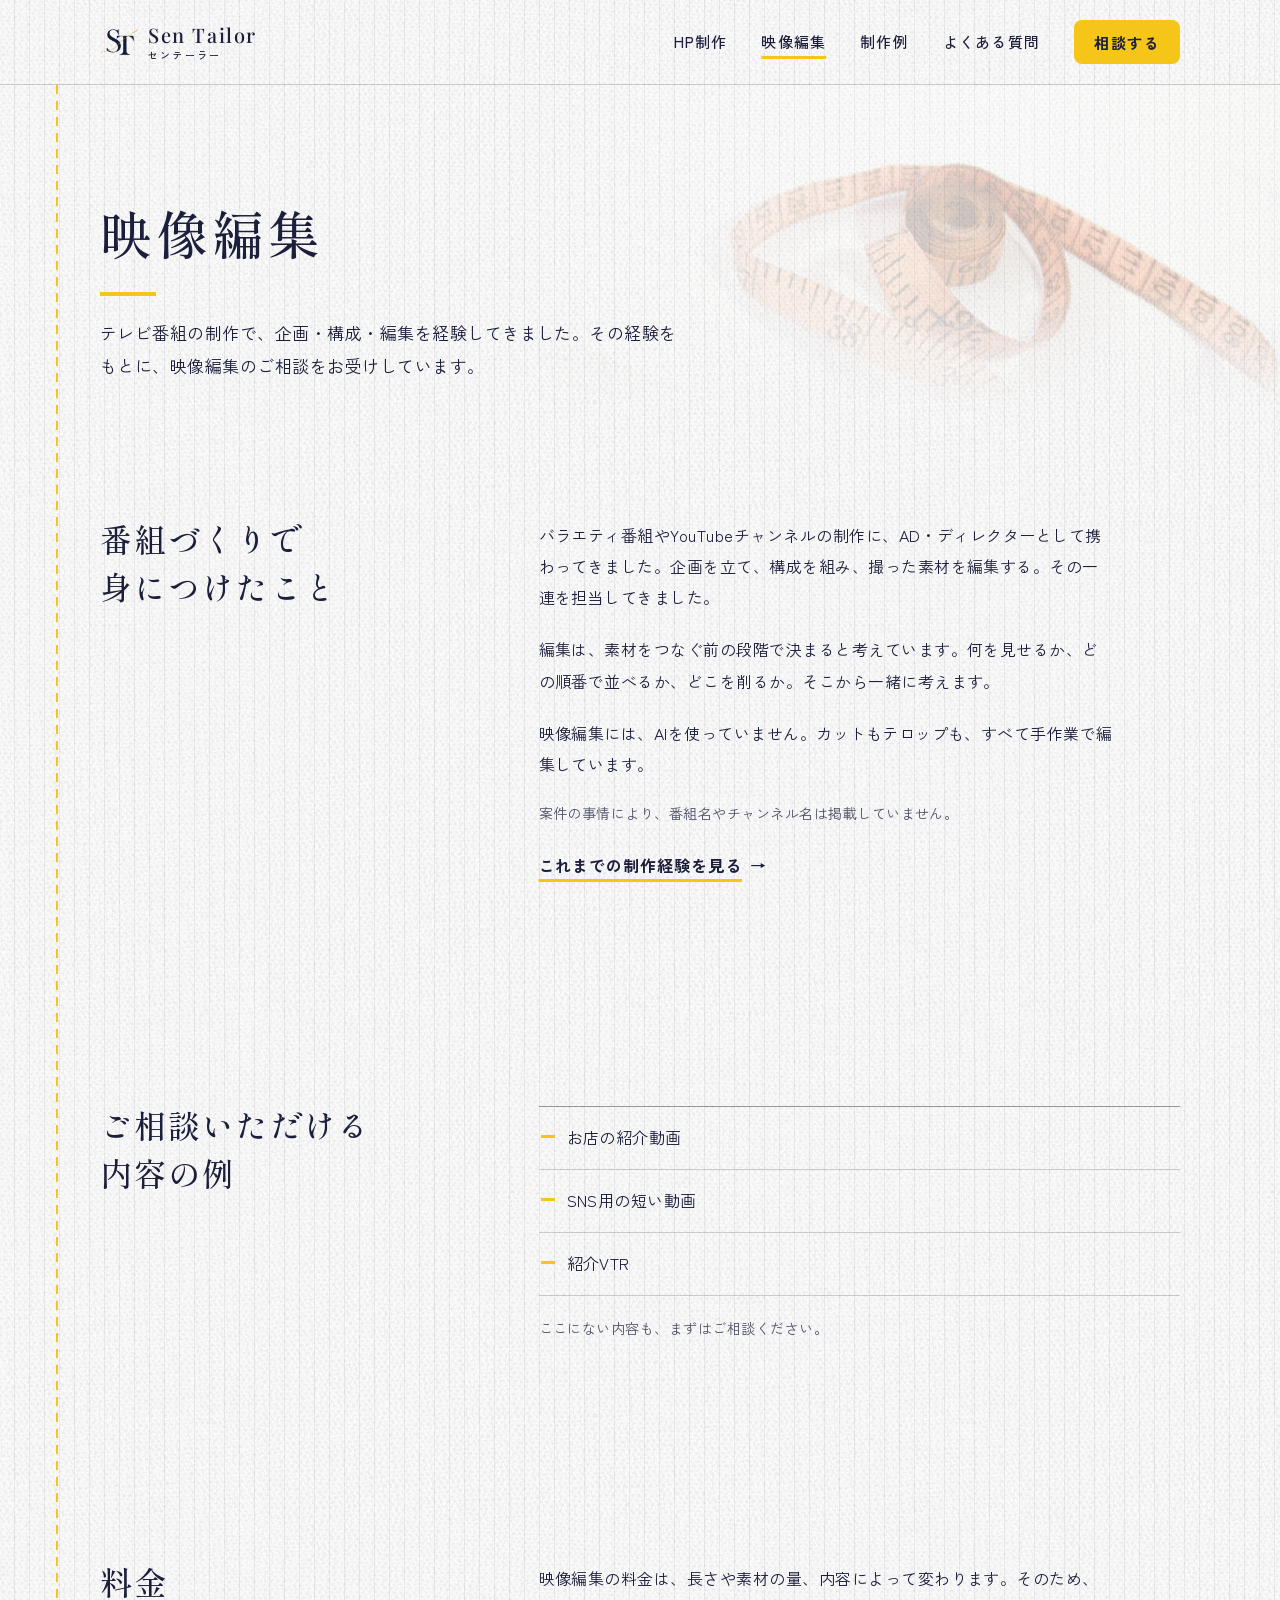
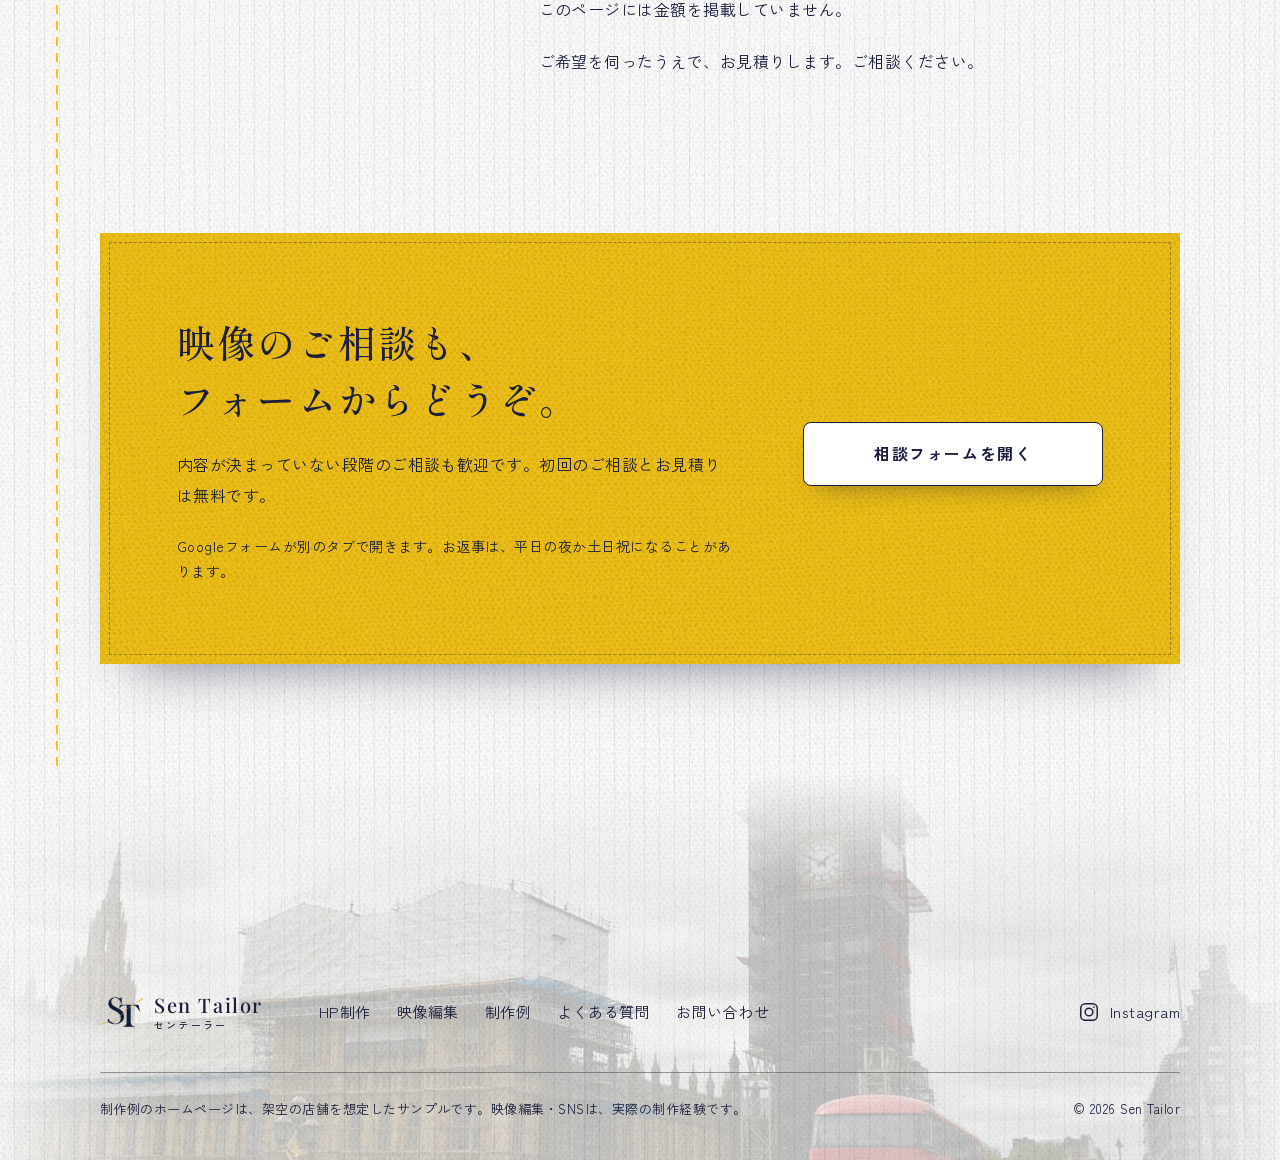
<file: video/index.html>
<!DOCTYPE html>
<html lang="ja">
<head>
<meta charset="utf-8">
<meta name="viewport" content="width=device-width, initial-scale=1, viewport-fit=cover">
<title>映像編集｜Sen Tailor（センテーラー）</title>
<meta name="description" content="テレビ番組の制作で企画・構成・編集を経験してきた運営者が、映像編集のご相談を承ります。料金は内容に応じてお見積りします。">
<link rel="canonical" href="https://sentailor.com/video/">
<meta property="og:type" content="article">
<meta property="og:site_name" content="Sen Tailor（センテーラー）">
<meta property="og:title" content="映像編集｜Sen Tailor">
<meta property="og:description" content="テレビ番組の制作で企画・構成・編集を経験してきた運営者が、映像編集のご相談を承ります。料金は内容に応じてお見積りします。">
<meta property="og:url" content="https://sentailor.com/video/">
<meta property="og:image" content="https://sentailor.com/images/ogp.png">
<meta property="og:locale" content="ja_JP">
<meta name="twitter:card" content="summary_large_image">
<link rel="icon" type="image/png" href="../images/favicon-64.png">
<link rel="apple-touch-icon" href="../images/favicon-180.png">
<link rel="preconnect" href="https://fonts.googleapis.com">
<link rel="preconnect" href="https://fonts.gstatic.com" crossorigin>
<link rel="stylesheet" href="https://fonts.googleapis.com/css2?family=Playfair+Display:wght@500&family=Shippori+Mincho:wght@500;700&family=Zen+Kaku+Gothic+New:wght@400;500;700&display=swap">
<link rel="stylesheet" href="../assets/css/style.css">
<script>document.documentElement.className += ' js';</script>
</head>
<body>
<a class="skip" href="#main">本文へ移動</a>

<header class="site-header">
  <div class="wrap site-header__in">
    <a class="brand" href="../" aria-label="Sen Tailor（センテーラー）トップページ">
      <img src="../images/logo-mark.png" width="38" height="38" alt="">
      <span class="brand__name">Sen Tailor<span class="brand__kana">センテーラー</span></span>
    </a>
    <button class="menu-btn" type="button" aria-expanded="false" aria-controls="nav">
      <span class="menu-btn__label">メニュー</span><span class="menu-btn__bars" aria-hidden="true"></span>
    </button>
    <nav id="nav" class="nav" aria-label="メインメニュー">
      <ul>
        <li><a href="../website/">HP制作</a></li>
        <li><a href="../video/" aria-current="page">映像編集</a></li>
        <li><a href="../works/">制作例</a></li>
        <li><a href="../faq/">よくある質問</a></li>
        <li><a class="btn btn--main btn--sm" href="../contact/">相談する</a></li>
      </ul>
    </nav>
  </div>
</header>

<main id="main">

  <section class="page-head">
    <div class="page-head__visual" aria-hidden="true"></div>
    <div class="wrap">
      <h1 class="page-head__title">映像編集</h1>
      <p class="page-head__lead">テレビ番組の制作で、企画・構成・編集を経験してきました。その経験をもとに、映像編集のご相談をお受けしています。</p>
    </div>
  </section>

  <section class="section" aria-labelledby="h-exp">
    <div class="wrap split">
      <div class="section__head">
        <h2 class="h2" id="h-exp"><span class="nb">番組づくりで</span><span class="nb">身につけたこと</span></h2>
      </div>
      <div class="section__body prose">
        <p>バラエティ番組やYouTubeチャンネルの制作に、AD・ディレクターとして携わってきました。企画を立て、構成を組み、撮った素材を編集する。その一連を担当してきました。</p>
        <p>編集は、素材をつなぐ前の段階で決まると考えています。何を見せるか、どの順番で並べるか、どこを削るか。そこから一緒に考えます。</p>
        <p>映像編集には、AIを使っていません。カットもテロップも、すべて手作業で編集しています。</p>
        <p class="note">案件の事情により、番組名やチャンネル名は掲載していません。</p>
        <p><a class="link" href="../works/#video">これまでの制作経験を見る</a></p>
      </div>
    </div>
  </section>

  <section class="section" aria-labelledby="h-what">
    <div class="wrap split">
      <div class="section__head">
        <h2 class="h2" id="h-what"><span class="nb">ご相談いただける</span><span class="nb">内容の例</span></h2>
      </div>
      <div class="section__body">
        <ul class="list">
          <li>お店の紹介動画</li>
          <li>SNS用の短い動画</li>
          <li>紹介VTR</li>
        </ul>
        <p class="note" style="margin-top:20px">ここにない内容も、まずはご相談ください。</p>
      </div>
    </div>
  </section>

  <section class="section" aria-labelledby="h-vprice">
    <div class="wrap split">
      <div class="section__head">
        <h2 class="h2" id="h-vprice">料金</h2>
      </div>
      <div class="section__body prose">
        <p>映像編集の料金は、長さや素材の量、内容によって変わります。そのため、このページには金額を掲載していません。</p>
        <p>ご希望を伺ったうえで、お見積りします。ご相談ください。</p>
      </div>
    </div>
  </section>

  <section class="section contact" aria-labelledby="h-contact">
    <div class="wrap">
      <div class="swatch contact__in">
        <h2 class="h2" id="h-contact"><span class="nb">映像のご相談も、</span><span class="nb">フォームからどうぞ。</span></h2>
        <p class="contact__text">内容が決まっていない段階のご相談も歓迎です。初回のご相談とお見積りは無料です。</p>
        <a class="btn btn--paper" href="https://docs.google.com/forms/d/e/1FAIpQLSdYIskEfObyCKoRb7oAOp9SZtcJoFzgi5C20hyMu8E7h2deIQ/viewform" target="_blank" rel="noopener">相談フォームを開く</a>
        <p class="note">Googleフォームが別のタブで開きます。お返事は、平日の夜か土日祝になることがあります。</p>
      </div>
    </div>
  </section>

</main>

<footer class="site-footer">
  <div class="wrap site-footer__in">
    <a class="brand" href="../" aria-label="Sen Tailor（センテーラー）トップページ">
      <img src="../images/logo-mark.png" width="44" height="44" alt="">
      <span class="brand__name">Sen Tailor<span class="brand__kana">センテーラー</span></span>
    </a>
    <nav class="footnav" aria-label="フッターメニュー">
      <ul>
        <li><a href="../website/">HP制作</a></li>
        <li><a href="../video/">映像編集</a></li>
        <li><a href="../works/">制作例</a></li>
        <li><a href="../faq/">よくある質問</a></li>
        <li><a href="../contact/">お問い合わせ</a></li>
      </ul>
    </nav>
    <a class="ig" href="https://www.instagram.com/sentailor" target="_blank" rel="noopener">
      <svg viewBox="0 0 24 24" fill="none" stroke="currentColor" stroke-width="1.6" aria-hidden="true" focusable="false"><rect x="3" y="3" width="18" height="18" rx="5"/><circle cx="12" cy="12" r="4.2"/><circle cx="17.3" cy="6.7" r=".9" fill="currentColor" stroke="none"/></svg>
      <span>Instagram</span>
    </a>
    <div class="site-footer__small">
      <p>制作例のホームページは、架空の店舗を想定したサンプルです。映像編集・SNSは、実際の制作経験です。</p>
      <p>© 2026 Sen Tailor</p>
    </div>
  </div>
</footer>

<script src="../assets/js/main.js" defer></script>
</body>
</html>
</file>
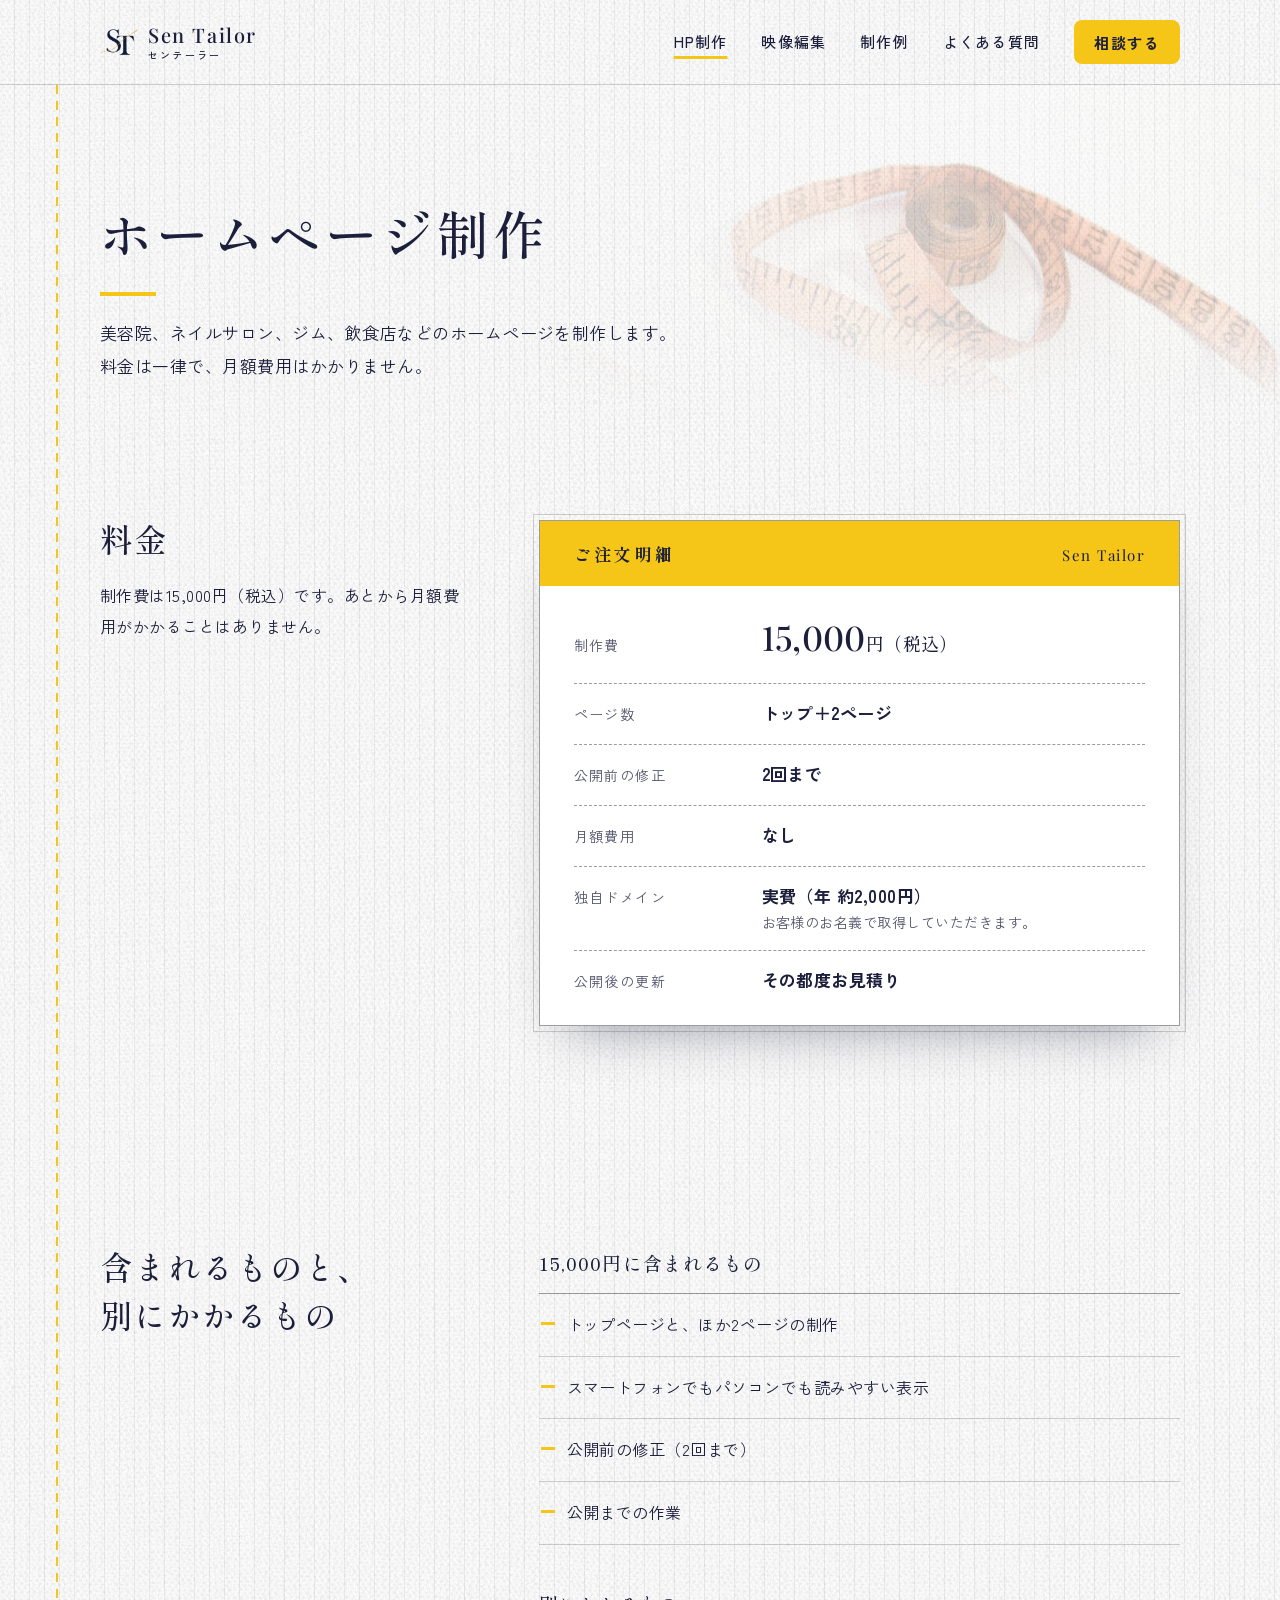
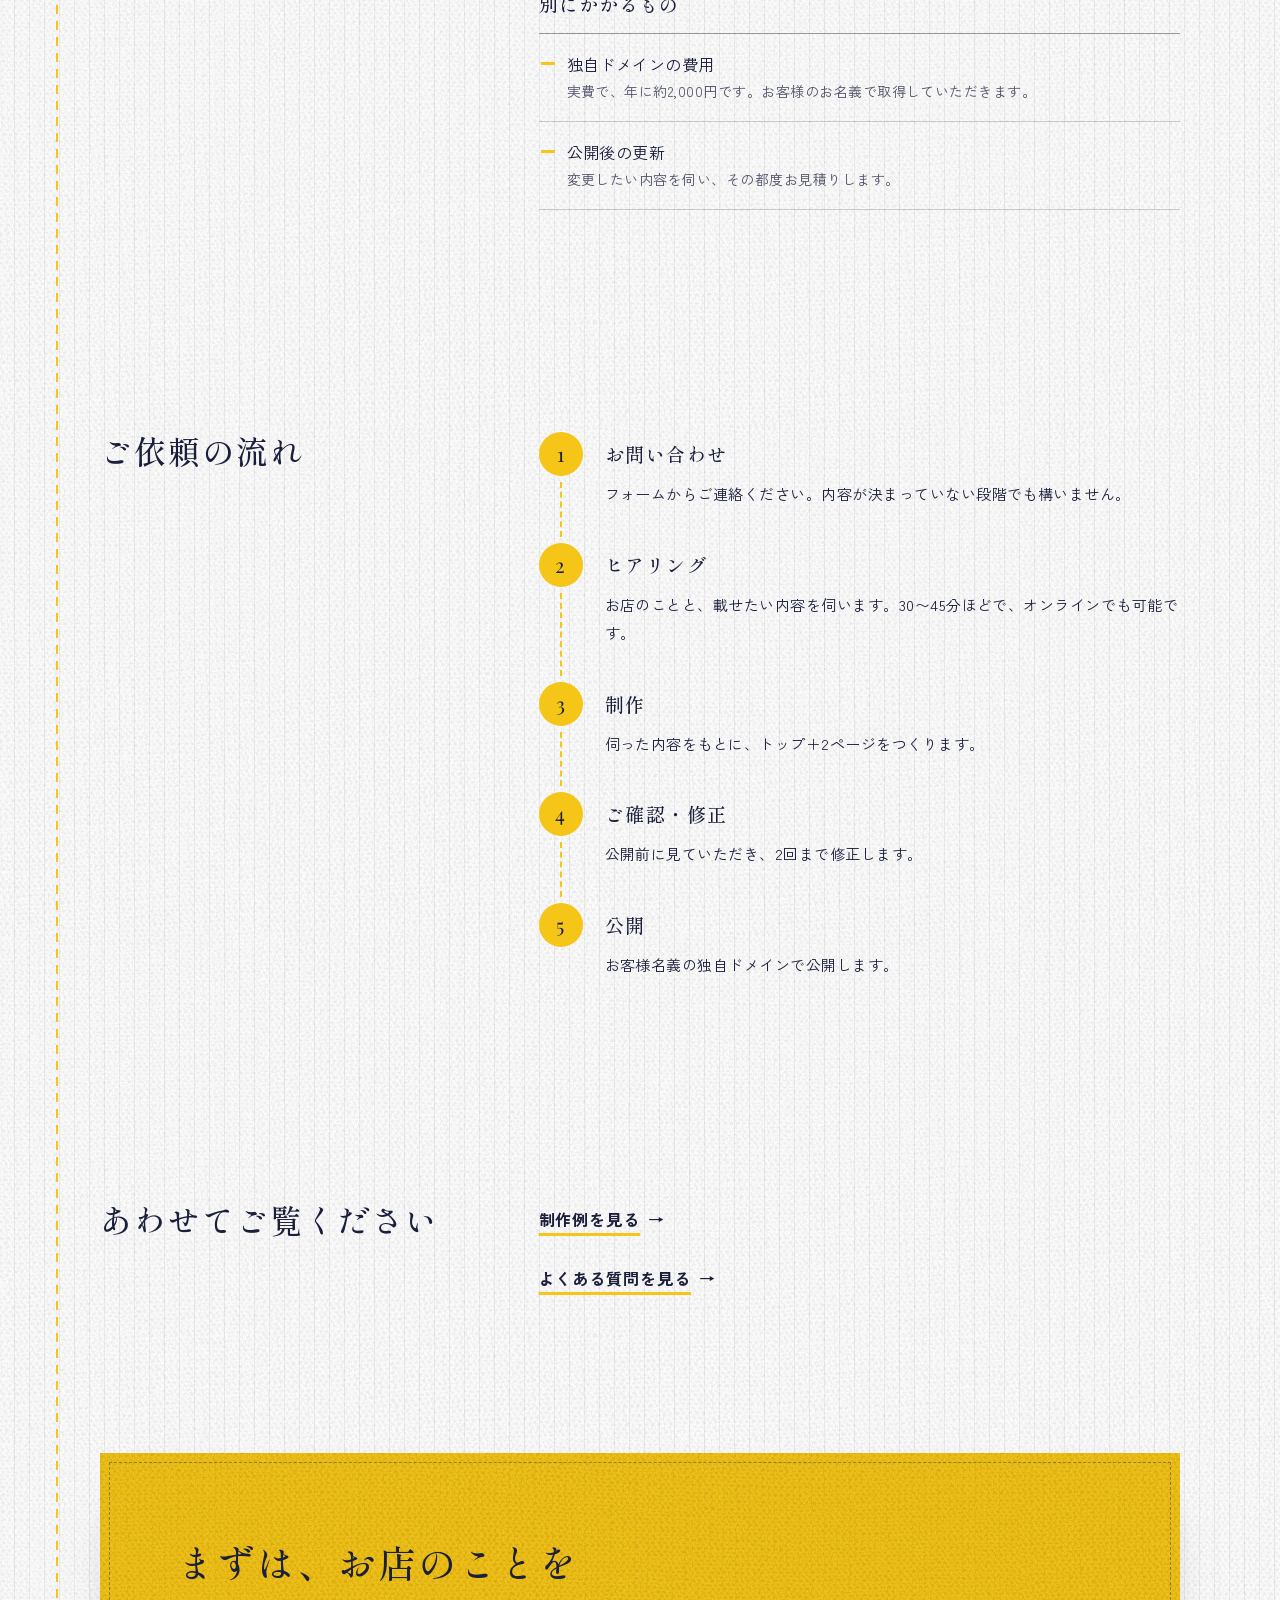
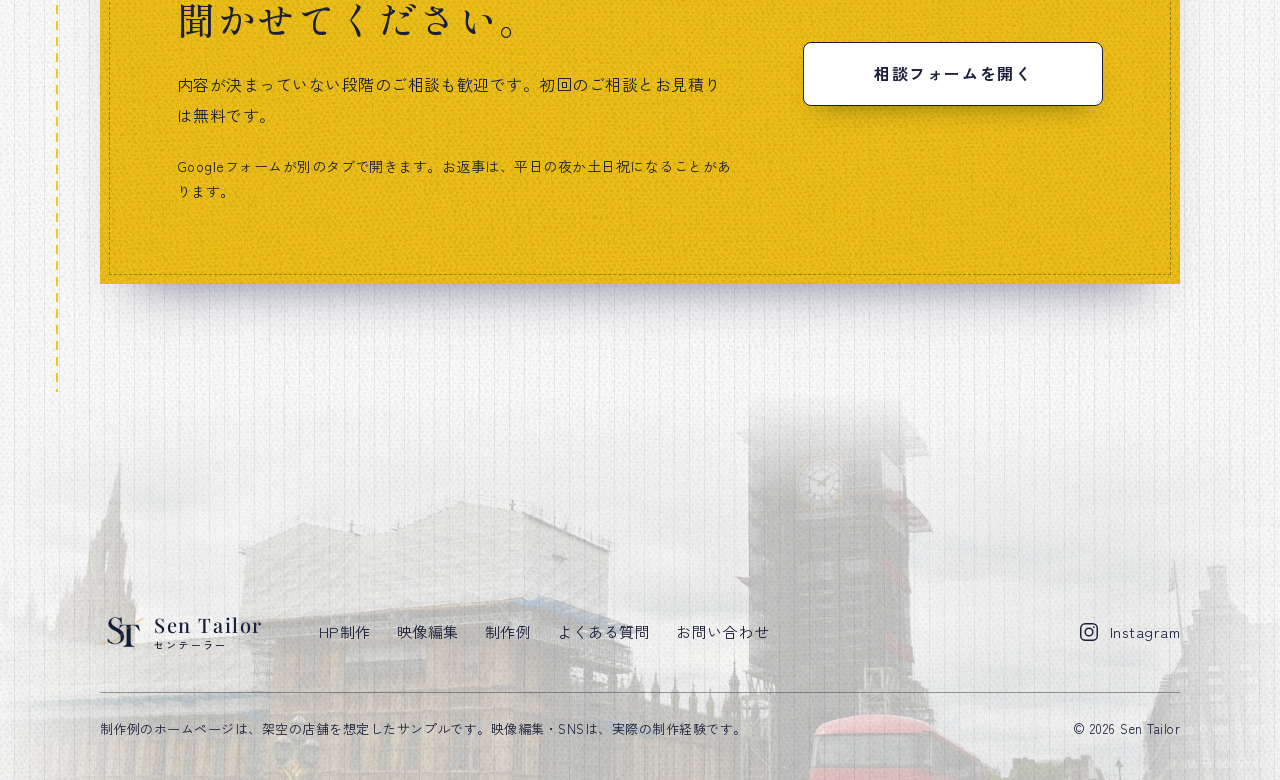
<file: website/index.html>
<!DOCTYPE html>
<html lang="ja">
<head>
<meta charset="utf-8">
<meta name="viewport" content="width=device-width, initial-scale=1, viewport-fit=cover">
<title>ホームページ制作｜Sen Tailor（センテーラー）</title>
<meta name="description" content="美容院・ネイルサロン・ジム・飲食店などのホームページを、15,000円（税込）で制作します。トップ＋2ページ、公開前の修正2回、月額なし。">
<link rel="canonical" href="https://sentailor.com/website/">
<meta property="og:type" content="article">
<meta property="og:site_name" content="Sen Tailor（センテーラー）">
<meta property="og:title" content="ホームページ制作｜Sen Tailor">
<meta property="og:description" content="美容院・ネイルサロン・ジム・飲食店などのホームページを、15,000円（税込）で制作します。トップ＋2ページ、公開前の修正2回、月額なし。">
<meta property="og:url" content="https://sentailor.com/website/">
<meta property="og:image" content="https://sentailor.com/images/ogp.png">
<meta property="og:locale" content="ja_JP">
<meta name="twitter:card" content="summary_large_image">
<link rel="icon" type="image/png" href="../images/favicon-64.png">
<link rel="apple-touch-icon" href="../images/favicon-180.png">
<link rel="preconnect" href="https://fonts.googleapis.com">
<link rel="preconnect" href="https://fonts.gstatic.com" crossorigin>
<link rel="stylesheet" href="https://fonts.googleapis.com/css2?family=Playfair+Display:wght@500&family=Shippori+Mincho:wght@500;700&family=Zen+Kaku+Gothic+New:wght@400;500;700&display=swap">
<link rel="stylesheet" href="../assets/css/style.css">
<script>document.documentElement.className += ' js';</script>
</head>
<body>
<a class="skip" href="#main">本文へ移動</a>

<header class="site-header">
  <div class="wrap site-header__in">
    <a class="brand" href="../" aria-label="Sen Tailor（センテーラー）トップページ">
      <img src="../images/logo-mark.png" width="38" height="38" alt="">
      <span class="brand__name">Sen Tailor<span class="brand__kana">センテーラー</span></span>
    </a>
    <button class="menu-btn" type="button" aria-expanded="false" aria-controls="nav">
      <span class="menu-btn__label">メニュー</span><span class="menu-btn__bars" aria-hidden="true"></span>
    </button>
    <nav id="nav" class="nav" aria-label="メインメニュー">
      <ul>
        <li><a href="../website/" aria-current="page">HP制作</a></li>
        <li><a href="../video/">映像編集</a></li>
        <li><a href="../works/">制作例</a></li>
        <li><a href="../faq/">よくある質問</a></li>
        <li><a class="btn btn--main btn--sm" href="../contact/">相談する</a></li>
      </ul>
    </nav>
  </div>
</header>

<main id="main">

  <section class="page-head">
    <div class="page-head__visual" aria-hidden="true"></div>
    <div class="wrap">
      <h1 class="page-head__title">ホームページ制作</h1>
      <p class="page-head__lead">美容院、ネイルサロン、ジム、飲食店などのホームページを制作します。料金は一律で、月額費用はかかりません。</p>
    </div>
  </section>

  <section class="section" aria-labelledby="h-price">
    <div class="wrap split">
      <div class="section__head">
        <h2 class="h2" id="h-price">料金</h2>
        <p>制作費は15,000円（税込）です。あとから月額費用がかかることはありません。</p>
      </div>
      <div class="section__body">
      <div class="slip">
        <div class="slip__head">
          <p class="slip__title">ご注文明細</p>
          <p class="slip__brand">Sen Tailor</p>
        </div>
        <dl class="slip__rows">
          <div class="slip__row slip__row--total"><dt>制作費</dt><dd><span class="num">15,000</span>円（税込）</dd></div>
          <div class="slip__row"><dt>ページ数</dt><dd>トップ＋2ページ</dd></div>
          <div class="slip__row"><dt>公開前の修正</dt><dd>2回まで</dd></div>
          <div class="slip__row"><dt>月額費用</dt><dd>なし</dd></div>
          <div class="slip__row"><dt>独自ドメイン</dt><dd>実費（年 約2,000円）<small>お客様のお名義で取得していただきます。</small></dd></div>
          <div class="slip__row"><dt>公開後の更新</dt><dd>その都度お見積り</dd></div>
        </dl>
      </div>
      </div>
    </div>
  </section>

  <section class="section" aria-labelledby="h-scope">
    <div class="wrap split">
      <div class="section__head">
        <h2 class="h2" id="h-scope"><span class="nb">含まれるものと、</span><span class="nb">別にかかるもの</span></h2>
      </div>
      <div class="section__body">
        <h3 class="h3">15,000円に含まれるもの</h3>
        <ul class="list">
          <li>トップページと、ほか2ページの制作</li>
          <li>スマートフォンでもパソコンでも読みやすい表示</li>
          <li>公開前の修正（2回まで）</li>
          <li>公開までの作業</li>
        </ul>
        <h3 class="h3">別にかかるもの</h3>
        <ul class="list">
          <li>独自ドメインの費用<small>実費で、年に約2,000円です。お客様のお名義で取得していただきます。</small></li>
          <li>公開後の更新<small>変更したい内容を伺い、その都度お見積りします。</small></li>
        </ul>
      </div>
    </div>
  </section>

  <section class="section" aria-labelledby="h-flow">
    <div class="wrap split">
      <div class="section__head">
        <h2 class="h2" id="h-flow">ご依頼の流れ</h2>
      </div>
      <div class="section__body">
        <ol class="steps">
          <li>
            <h3 class="steps__name">お問い合わせ</h3>
            <p class="steps__text">フォームからご連絡ください。内容が決まっていない段階でも構いません。</p>
          </li>
          <li>
            <h3 class="steps__name">ヒアリング</h3>
            <p class="steps__text">お店のことと、載せたい内容を伺います。30〜45分ほどで、オンラインでも可能です。</p>
          </li>
          <li>
            <h3 class="steps__name">制作</h3>
            <p class="steps__text">伺った内容をもとに、トップ＋2ページをつくります。</p>
          </li>
          <li>
            <h3 class="steps__name">ご確認・修正</h3>
            <p class="steps__text">公開前に見ていただき、2回まで修正します。</p>
          </li>
          <li>
            <h3 class="steps__name">公開</h3>
            <p class="steps__text">お客様名義の独自ドメインで公開します。</p>
          </li>
        </ol>
      </div>
    </div>
  </section>

  <section class="section" aria-labelledby="h-more">
    <div class="wrap split">
      <div class="section__head">
        <h2 class="h2" id="h-more">あわせてご覧ください</h2>
      </div>
      <div class="section__body prose">
        <p><a class="link" href="../works/">制作例を見る</a></p>
        <p><a class="link" href="../faq/">よくある質問を見る</a></p>
      </div>
    </div>
  </section>

  <section class="section contact" aria-labelledby="h-contact">
    <div class="wrap">
      <div class="swatch contact__in">
        <h2 class="h2" id="h-contact"><span class="nb">まずは、お店のことを</span><span class="nb">聞かせてください。</span></h2>
        <p class="contact__text">内容が決まっていない段階のご相談も歓迎です。初回のご相談とお見積りは無料です。</p>
        <a class="btn btn--paper" href="https://docs.google.com/forms/d/e/1FAIpQLSdYIskEfObyCKoRb7oAOp9SZtcJoFzgi5C20hyMu8E7h2deIQ/viewform" target="_blank" rel="noopener">相談フォームを開く</a>
        <p class="note">Googleフォームが別のタブで開きます。お返事は、平日の夜か土日祝になることがあります。</p>
      </div>
    </div>
  </section>

</main>

<footer class="site-footer">
  <div class="wrap site-footer__in">
    <a class="brand" href="../" aria-label="Sen Tailor（センテーラー）トップページ">
      <img src="../images/logo-mark.png" width="44" height="44" alt="">
      <span class="brand__name">Sen Tailor<span class="brand__kana">センテーラー</span></span>
    </a>
    <nav class="footnav" aria-label="フッターメニュー">
      <ul>
        <li><a href="../website/">HP制作</a></li>
        <li><a href="../video/">映像編集</a></li>
        <li><a href="../works/">制作例</a></li>
        <li><a href="../faq/">よくある質問</a></li>
        <li><a href="../contact/">お問い合わせ</a></li>
      </ul>
    </nav>
    <a class="ig" href="https://www.instagram.com/sentailor" target="_blank" rel="noopener">
      <svg viewBox="0 0 24 24" fill="none" stroke="currentColor" stroke-width="1.6" aria-hidden="true" focusable="false"><rect x="3" y="3" width="18" height="18" rx="5"/><circle cx="12" cy="12" r="4.2"/><circle cx="17.3" cy="6.7" r=".9" fill="currentColor" stroke="none"/></svg>
      <span>Instagram</span>
    </a>
    <div class="site-footer__small">
      <p>制作例のホームページは、架空の店舗を想定したサンプルです。映像編集・SNSは、実際の制作経験です。</p>
      <p>© 2026 Sen Tailor</p>
    </div>
  </div>
</footer>

<script src="../assets/js/main.js" defer></script>
</body>
</html>
</file>
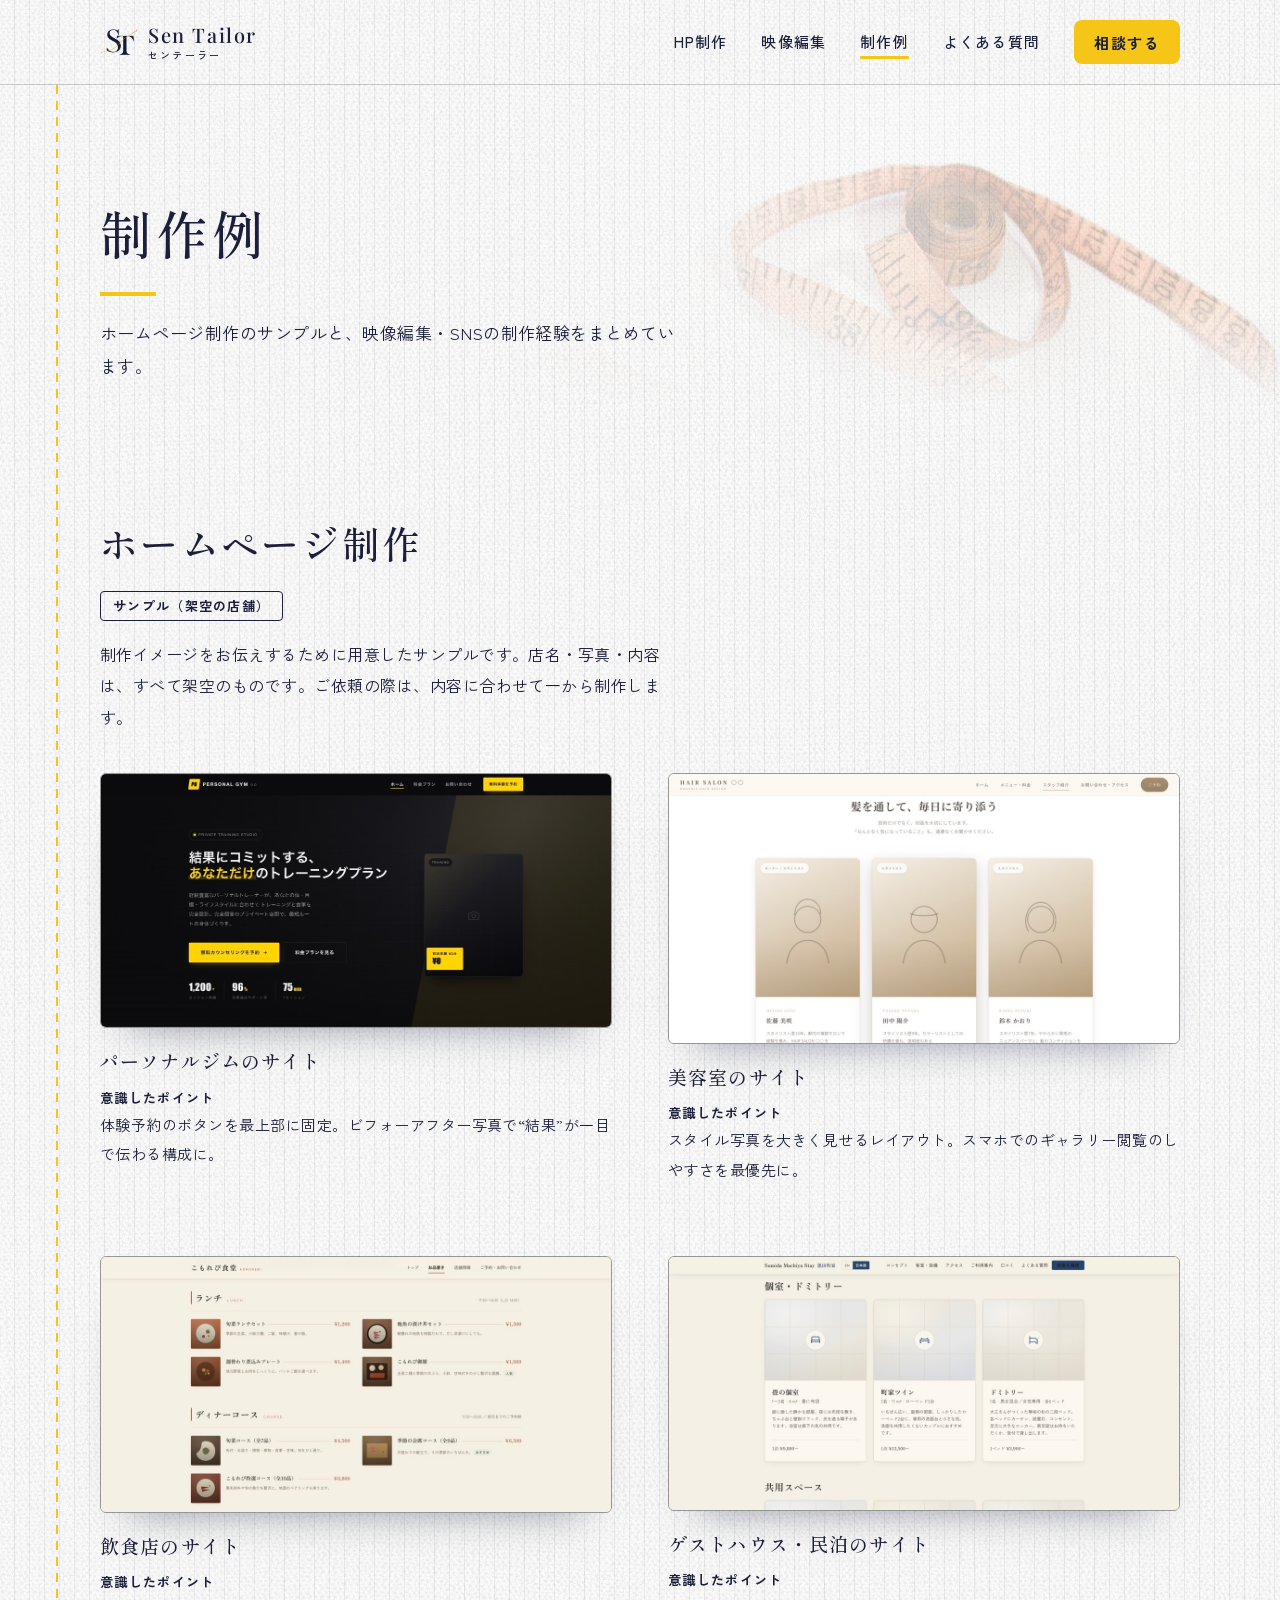
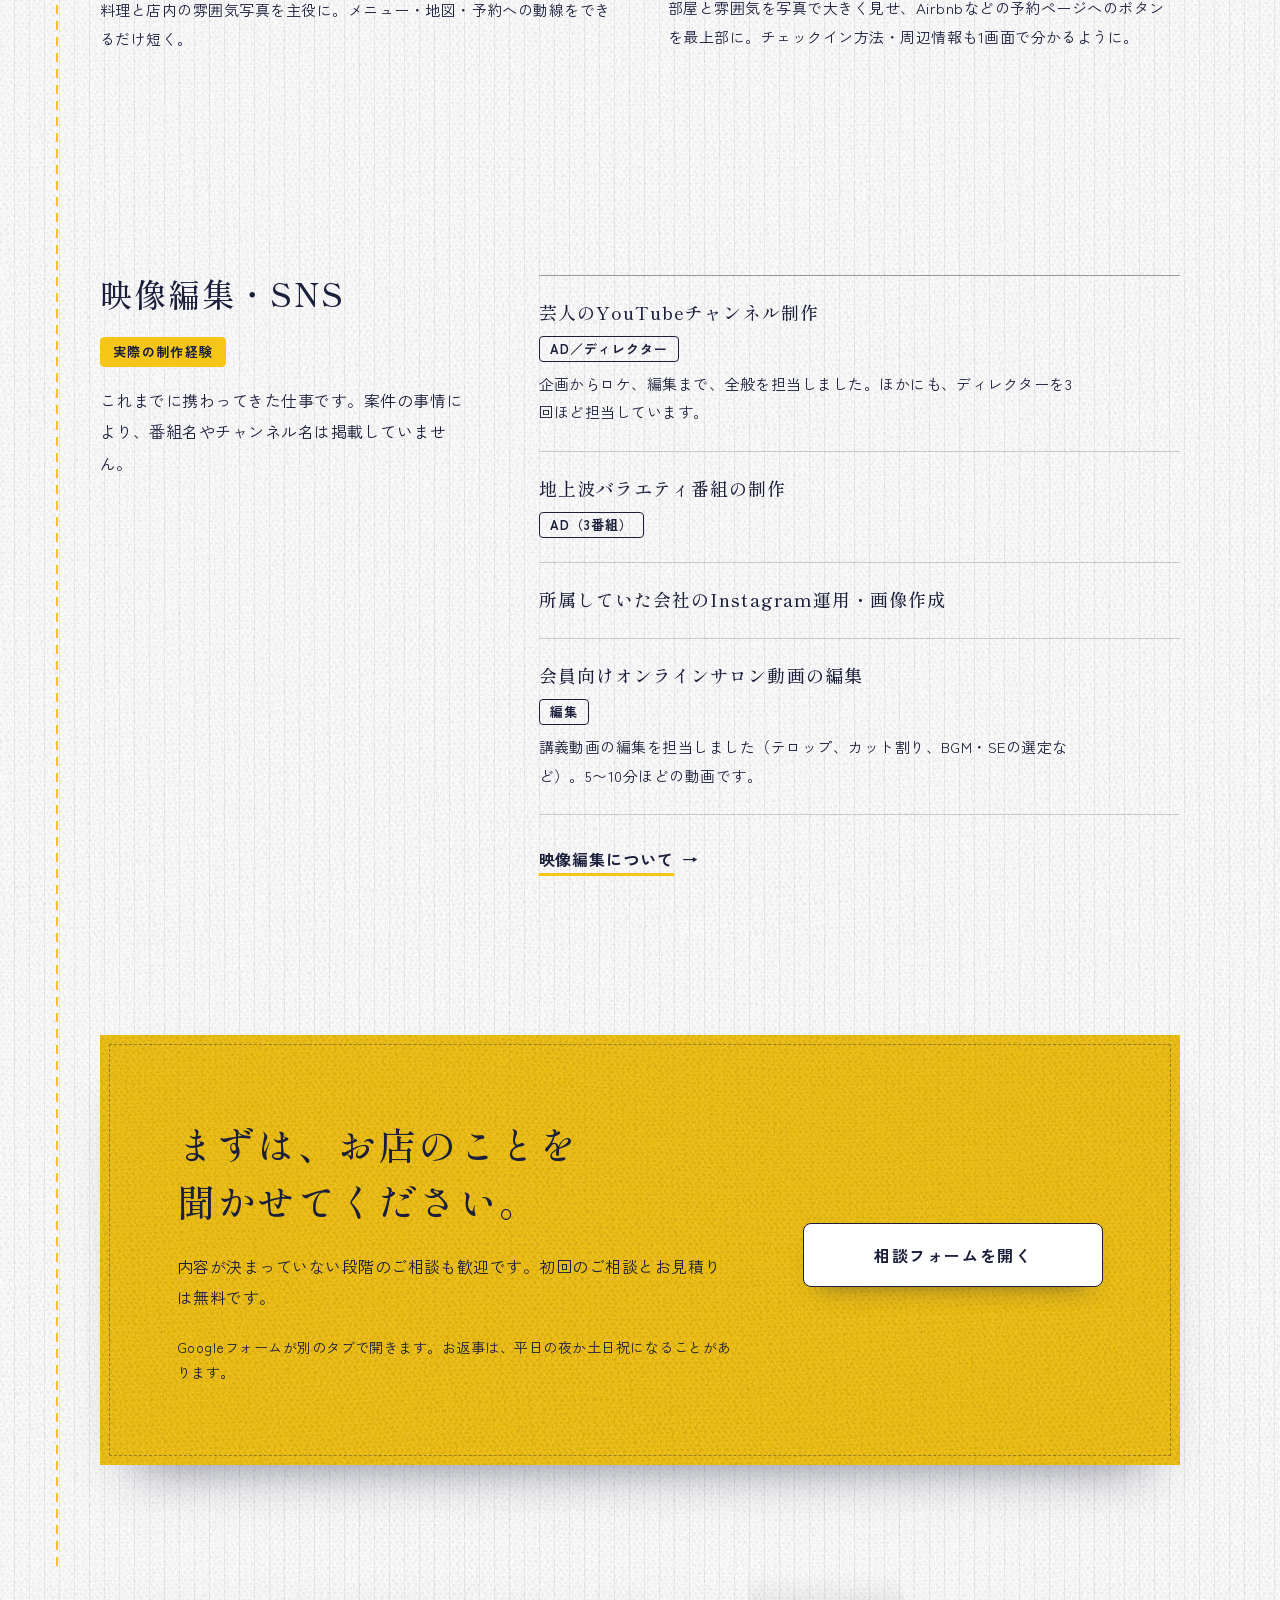
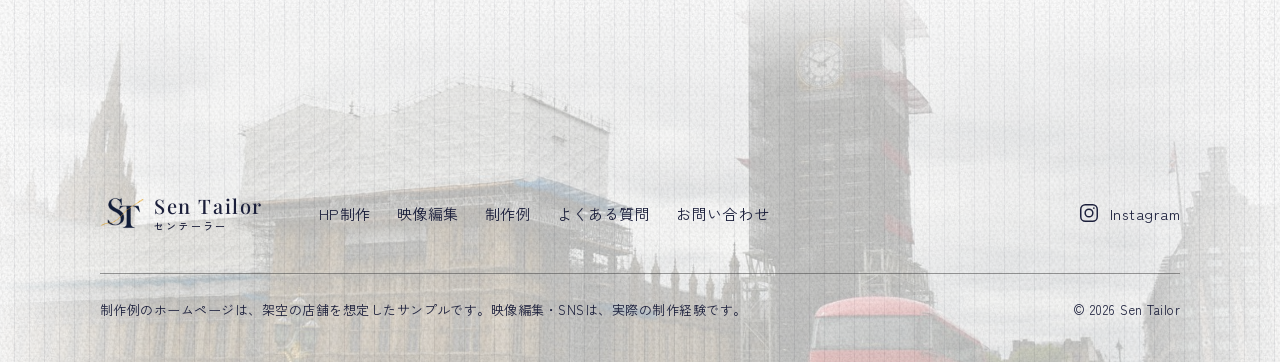
<file: works/index.html>
<!DOCTYPE html>
<html lang="ja">
<head>
<meta charset="utf-8">
<meta name="viewport" content="width=device-width, initial-scale=1, viewport-fit=cover">
<title>制作例｜Sen Tailor（センテーラー）</title>
<meta name="description" content="Sen Tailor の制作例です。ホームページ制作のサンプル（架空の店舗）と、映像編集・SNSの制作経験を掲載しています。">
<link rel="canonical" href="https://sentailor.com/works/">
<meta property="og:type" content="article">
<meta property="og:site_name" content="Sen Tailor（センテーラー）">
<meta property="og:title" content="制作例｜Sen Tailor">
<meta property="og:description" content="Sen Tailor の制作例です。ホームページ制作のサンプル（架空の店舗）と、映像編集・SNSの制作経験を掲載しています。">
<meta property="og:url" content="https://sentailor.com/works/">
<meta property="og:image" content="https://sentailor.com/images/ogp.png">
<meta property="og:locale" content="ja_JP">
<meta name="twitter:card" content="summary_large_image">
<link rel="icon" type="image/png" href="../images/favicon-64.png">
<link rel="apple-touch-icon" href="../images/favicon-180.png">
<link rel="preconnect" href="https://fonts.googleapis.com">
<link rel="preconnect" href="https://fonts.gstatic.com" crossorigin>
<link rel="stylesheet" href="https://fonts.googleapis.com/css2?family=Playfair+Display:wght@500&family=Shippori+Mincho:wght@500;700&family=Zen+Kaku+Gothic+New:wght@400;500;700&display=swap">
<link rel="stylesheet" href="../assets/css/style.css">
<script>document.documentElement.className += ' js';</script>
</head>
<body>
<a class="skip" href="#main">本文へ移動</a>

<header class="site-header">
  <div class="wrap site-header__in">
    <a class="brand" href="../" aria-label="Sen Tailor（センテーラー）トップページ">
      <img src="../images/logo-mark.png" width="38" height="38" alt="">
      <span class="brand__name">Sen Tailor<span class="brand__kana">センテーラー</span></span>
    </a>
    <button class="menu-btn" type="button" aria-expanded="false" aria-controls="nav">
      <span class="menu-btn__label">メニュー</span><span class="menu-btn__bars" aria-hidden="true"></span>
    </button>
    <nav id="nav" class="nav" aria-label="メインメニュー">
      <ul>
        <li><a href="../website/">HP制作</a></li>
        <li><a href="../video/">映像編集</a></li>
        <li><a href="../works/" aria-current="page">制作例</a></li>
        <li><a href="../faq/">よくある質問</a></li>
        <li><a class="btn btn--main btn--sm" href="../contact/">相談する</a></li>
      </ul>
    </nav>
  </div>
</header>

<main id="main">

  <section class="page-head">
    <div class="page-head__visual" aria-hidden="true"></div>
    <div class="wrap">
      <h1 class="page-head__title">制作例</h1>
      <p class="page-head__lead">ホームページ制作のサンプルと、映像編集・SNSの制作経験をまとめています。</p>
    </div>
  </section>

  <section class="section" aria-labelledby="h-web">
    <div class="wrap">
      <div class="section__head works__head">
        <h2 class="h2" id="h-web">ホームページ制作</h2>
        <p><span class="sample__label">サンプル（架空の店舗）</span></p>
        <p class="works__lead">制作イメージをお伝えするために用意したサンプルです。店名・写真・内容は、すべて架空のものです。ご依頼の際は、内容に合わせて一から制作します。</p>
      </div>
      <ul class="works">
        <li>
          <img src="../images/gym.jpg" width="1100" height="547" alt="パーソナルジムのサイトのサンプル画面" loading="lazy">
          <h3 class="h3 works__name">パーソナルジムのサイト</h3>
          <p class="works__point"><b>意識したポイント</b>体験予約のボタンを最上部に固定。ビフォーアフター写真で“結果”が一目で伝わる構成に。</p>
        </li>
        <li>
          <img src="../images/salon.jpg" width="1100" height="580" alt="美容室のサイトのサンプル画面" loading="lazy">
          <h3 class="h3 works__name">美容室のサイト</h3>
          <p class="works__point"><b>意識したポイント</b>スタイル写真を大きく見せるレイアウト。スマホでのギャラリー閲覧のしやすさを最優先に。</p>
        </li>
        <li>
          <img src="../images/restaurant.jpg" width="1100" height="550" alt="飲食店のサイトのサンプル画面" loading="lazy">
          <h3 class="h3 works__name">飲食店のサイト</h3>
          <p class="works__point"><b>意識したポイント</b>料理と店内の雰囲気写真を主役に。メニュー・地図・予約への動線をできるだけ短く。</p>
        </li>
        <li>
          <img src="../images/guesthouse.jpg" width="1100" height="546" alt="ゲストハウス・民泊のサイトのサンプル画面" loading="lazy">
          <h3 class="h3 works__name">ゲストハウス・民泊のサイト</h3>
          <p class="works__point"><b>意識したポイント</b>部屋と雰囲気を写真で大きく見せ、Airbnbなどの予約ページへのボタンを最上部に。チェックイン方法・周辺情報も1画面で分かるように。</p>
        </li>
      </ul>
    </div>
  </section>

  <section class="section" id="video" aria-labelledby="h-vexp">
    <div class="wrap split">
      <div class="section__head">
        <h2 class="h2" id="h-vexp"><span class="nb">映像編集・</span><span class="nb">SNS</span></h2>
        <p><span class="sample__label label--real">実際の制作経験</span></p>
        <p>これまでに携わってきた仕事です。案件の事情により、番組名やチャンネル名は掲載していません。</p>
      </div>
      <div class="section__body">
      <ul class="exp">
        <li>
          <h3 class="exp__name">芸人のYouTubeチャンネル制作</h3>
          <p class="exp__role">AD／ディレクター</p>
          <p class="exp__text">企画からロケ、編集まで、全般を担当しました。ほかにも、ディレクターを3回ほど担当しています。</p>
        </li>
        <li>
          <h3 class="exp__name">地上波バラエティ番組の制作</h3>
          <p class="exp__role">AD（3番組）</p>
        </li>
        <li>
          <h3 class="exp__name">所属していた会社のInstagram運用・画像作成</h3>
        </li>
        <li>
          <h3 class="exp__name">会員向けオンラインサロン動画の編集</h3>
          <p class="exp__role">編集</p>
          <p class="exp__text">講義動画の編集を担当しました（テロップ、カット割り、BGM・SEの選定など）。5〜10分ほどの動画です。</p>
        </li>
      </ul>
        <p class="exp__more"><a class="link" href="../video/">映像編集について</a></p>
      </div>
    </div>
  </section>

  <section class="section contact" aria-labelledby="h-contact">
    <div class="wrap">
      <div class="swatch contact__in">
        <h2 class="h2" id="h-contact"><span class="nb">まずは、お店のことを</span><span class="nb">聞かせてください。</span></h2>
        <p class="contact__text">内容が決まっていない段階のご相談も歓迎です。初回のご相談とお見積りは無料です。</p>
        <a class="btn btn--paper" href="https://docs.google.com/forms/d/e/1FAIpQLSdYIskEfObyCKoRb7oAOp9SZtcJoFzgi5C20hyMu8E7h2deIQ/viewform" target="_blank" rel="noopener">相談フォームを開く</a>
        <p class="note">Googleフォームが別のタブで開きます。お返事は、平日の夜か土日祝になることがあります。</p>
      </div>
    </div>
  </section>

</main>

<footer class="site-footer">
  <div class="wrap site-footer__in">
    <a class="brand" href="../" aria-label="Sen Tailor（センテーラー）トップページ">
      <img src="../images/logo-mark.png" width="44" height="44" alt="">
      <span class="brand__name">Sen Tailor<span class="brand__kana">センテーラー</span></span>
    </a>
    <nav class="footnav" aria-label="フッターメニュー">
      <ul>
        <li><a href="../website/">HP制作</a></li>
        <li><a href="../video/">映像編集</a></li>
        <li><a href="../works/">制作例</a></li>
        <li><a href="../faq/">よくある質問</a></li>
        <li><a href="../contact/">お問い合わせ</a></li>
      </ul>
    </nav>
    <a class="ig" href="https://www.instagram.com/sentailor" target="_blank" rel="noopener">
      <svg viewBox="0 0 24 24" fill="none" stroke="currentColor" stroke-width="1.6" aria-hidden="true" focusable="false"><rect x="3" y="3" width="18" height="18" rx="5"/><circle cx="12" cy="12" r="4.2"/><circle cx="17.3" cy="6.7" r=".9" fill="currentColor" stroke="none"/></svg>
      <span>Instagram</span>
    </a>
    <div class="site-footer__small">
      <p>制作例のホームページは、架空の店舗を想定したサンプルです。映像編集・SNSは、実際の制作経験です。</p>
      <p>© 2026 Sen Tailor</p>
    </div>
  </div>
</footer>

<script src="../assets/js/main.js" defer></script>
</body>
</html>
</file>
<file: assets/css/style.css>
/* Sen Tailor — 共通スタイル
   レイアウトの考え方：白い余白を地にして、文字は濃紺、金色は「糸・値札・ボタン」など点で使う。
   スマホの1カラムを基準に組み、900px以上で「見出し左／内容右」の2カラムに広げる。 */

:root {
  --white: #FFFFFF;
  --gold: #F5C518;
  --gold-deep: #E3B40C;          /* ボタンのホバー時のみ */
  --navy: #1B1F3B;
  --navy-soft: rgba(27, 31, 59, .76);   /* 補足文（色は濃紺のまま、濃度だけ下げる） */
  --line: rgba(75, 75, 75, .26);        /* #4B4B4B の細い罫線 */
  --line-strong: rgba(75, 75, 75, .55);
  --pin: rgba(27, 31, 59, .07);        /* ピンストライプ */

  --serif: "Shippori Mincho", "Hiragino Mincho ProN", "Yu Mincho", "YuMincho", serif;
  --latin: "Playfair Display", "Shippori Mincho", "Hiragino Mincho ProN", serif;
  --sans: "Zen Kaku Gothic New", "Hiragino Kaku Gothic ProN", "Hiragino Sans", "Yu Gothic", "Meiryo", sans-serif;

  --wrap: 1080px;
  --gutter: 22px;
  --section: clamp(56px, 9vw, 108px);
  --radius: 8px;
}

*, *::before, *::after { box-sizing: border-box; }

html { -webkit-text-size-adjust: 100%; scroll-behavior: smooth; }

body {
  margin: 0;
  /* ページ全体を一枚の白い布地（細いピンストライプ入り）にして、区切りで地が変わらないようにする */
  background:
    repeating-linear-gradient(90deg, transparent 0 14px, var(--pin) 14px 15px),
    var(--white) url("../../images/cloth-light.jpg") center top / 760px auto;
  color: var(--navy);
  font-family: var(--sans);
  font-size: 1rem;
  line-height: 1.95;
  letter-spacing: .03em;
  -webkit-font-smoothing: antialiased;
  overflow-wrap: anywhere;
}

img, svg { display: block; max-width: 100%; }
img { height: auto; }
h1, h2, h3, p, ul, ol, dl, dd, figure { margin: 0; }
ul, ol { padding: 0; list-style: none; }
a { color: inherit; }

:focus-visible { outline: 2px solid var(--navy); outline-offset: 3px; border-radius: 2px; }

.wrap {
  width: 100%;
  max-width: calc(var(--wrap) + var(--gutter) * 2);
  margin-inline: auto;
  padding-left: max(var(--gutter), env(safe-area-inset-left, 0px));
  padding-right: max(var(--gutter), env(safe-area-inset-right, 0px));
}

.nb { display: inline-block; }

.skip {
  position: absolute; left: 12px; top: -60px; z-index: 20;
  padding: 10px 16px; background: var(--white); border: 1px solid var(--navy); border-radius: var(--radius);
}
.skip:focus { top: 12px; }

/* ---------- 文字 ---------- */

.h2 {
  font-family: var(--serif);
  font-weight: 500;
  font-size: clamp(1.625rem, 5.6vw, 2.375rem);
  line-height: 1.5;
  letter-spacing: .06em;
}
.h3 {
  font-family: var(--serif);
  font-weight: 500;
  font-size: 1.1875rem;
  line-height: 1.6;
  letter-spacing: .06em;
}
.lead { font-size: 1.0625rem; }
.note { font-size: .875rem; color: var(--navy-soft); line-height: 1.8; }
.num { font-family: var(--latin); font-variant-numeric: lining-nums; letter-spacing: .01em; }

/* ---------- ボタン・リンク ---------- */

.btn {
  display: inline-flex; align-items: center; justify-content: center;
  min-height: 54px; padding: 12px 30px;
  border-radius: var(--radius);
  font-weight: 700; font-size: 1rem; letter-spacing: .1em; line-height: 1.4;
  text-decoration: none; text-align: center;
  transition: background-color .2s ease, transform .2s ease;
}
.btn--main { background: var(--gold); color: var(--navy); }
.btn--main:hover { background: var(--gold-deep); }
.btn--paper { background: var(--white); color: var(--navy); border: 1px solid var(--navy); box-shadow: 0 14px 24px -16px rgba(27, 31, 59, .55); }
.btn--paper:hover { transform: translateY(-2px); }
.btn--sm { min-height: 44px; padding: 8px 20px; font-size: .9375rem; }

.link {
  display: inline-block;
  font-weight: 700; letter-spacing: .06em; line-height: 1.6;
  text-decoration: underline;
  text-decoration-color: var(--gold);
  text-decoration-thickness: 3px;
  text-underline-offset: 7px;
  padding-block: 6px;
}
.link::after { content: "→"; display: inline-block; margin-left: .5em; transition: transform .2s ease; }
.link:hover::after { transform: translateX(4px); }
.link[target="_blank"]::after { content: "↗"; }

/* ---------- ヘッダー ---------- */

.site-header { border-bottom: 1px solid var(--line); }
.site-header__in {
  display: flex; align-items: center; justify-content: space-between; flex-wrap: wrap;
  gap: 0 20px; min-height: 64px;
}
.brand { display: inline-flex; align-items: center; gap: 10px; text-decoration: none; padding-block: 8px; }
.brand img { width: 38px; height: 38px; }
.brand__name {
  font-family: var(--latin); font-weight: 500; font-size: 1.25rem; letter-spacing: .08em; line-height: 1;
}
.brand__kana { display: block; margin-top: 5px; font-family: var(--sans); font-size: .625rem; letter-spacing: .22em; }

.menu-btn {
  display: none;
  align-items: center; gap: 10px;
  min-height: 44px; padding: 0 4px 0 12px;
  background: none; border: 0; color: var(--navy);
  font: inherit; font-size: .875rem; font-weight: 500; letter-spacing: .12em; cursor: pointer;
}
.menu-btn__bars { position: relative; width: 26px; height: 12px; }
.menu-btn__bars::before, .menu-btn__bars::after {
  content: ""; position: absolute; left: 0; right: 0; height: 1.5px; background: var(--navy);
  transition: transform .25s ease, top .25s ease;
}
.menu-btn__bars::before { top: 0; }
.menu-btn__bars::after { top: 10px; }
.menu-btn[aria-expanded="true"] .menu-btn__bars::before { top: 5px; transform: rotate(24deg); }
.menu-btn[aria-expanded="true"] .menu-btn__bars::after { top: 5px; transform: rotate(-24deg); }

.nav { width: 100%; }
.nav ul { display: flex; flex-direction: column; padding-bottom: 20px; }
.nav li { border-top: 1px solid var(--line); }
.nav a:not(.btn) {
  display: block; padding: 15px 2px; text-decoration: none;
  font-weight: 500; letter-spacing: .08em;
}
.nav a[aria-current="page"] { text-decoration: underline; text-decoration-color: var(--gold); text-decoration-thickness: 3px; text-underline-offset: 8px; }
.nav li:last-child { padding-top: 18px; }
.nav .btn { width: 100%; }

/* 幅の狭いスマホでも、ロゴとメニューが1行に収まるようにする */
@media (max-width: 359px) {
  .site-header__in { gap: 0 8px; }
  .brand { gap: 8px; }
  .brand img { width: 32px; height: 32px; }
  .brand__name { font-size: 1.0625rem; letter-spacing: .05em; }
  .menu-btn { gap: 8px; padding-left: 4px; font-size: .8125rem; letter-spacing: .06em; }
}

/* JSが動くときだけ、スマホではメニューをたたむ */
.js .menu-btn { display: inline-flex; }
.js .nav { display: none; }
.js .nav.is-open { display: block; }

@media (min-width: 900px) {
  .site-header__in { flex-wrap: nowrap; min-height: 84px; }
  .js .menu-btn { display: none; }
  .nav, .js .nav { display: block; width: auto; }
  .nav ul { flex-direction: row; align-items: center; gap: 34px; padding: 0; }
  .nav li, .nav li:last-child { border: 0; padding: 0; }
  .nav a:not(.btn) { padding: 8px 0; font-size: .9375rem; }
  .nav a:not(.btn):hover { text-decoration: underline; text-decoration-color: var(--gold); text-decoration-thickness: 3px; text-underline-offset: 8px; }
  .nav .btn { width: auto; }
}

/* ---------- ヒーロー ---------- */

.hero { position: relative; isolation: isolate; overflow: hidden; padding-top: clamp(44px, 9vw, 104px); }
.hero__in { display: grid; gap: 0; }
.hero__in > * { min-width: 0; }
/* 裁ちバサミ・巻尺・糸の写真。フッターと同じくらい薄く敷き、端はぼかして地に溶け込ませる。
   スマホでは、ハサミと巻尺が値札の上に見える位置に置く（寸法は画面幅に比例させる） */
.hero__visual {
  --w: min(100vw, 560px);
  position: absolute; z-index: -1; bottom: 0; left: 50%; width: var(--w); height: calc(var(--w) * 1.33);
  transform: translateX(-50%);
  background: url("../../images/hero-tailor.jpg") center bottom calc(var(--w) * .51) / 100% auto no-repeat;
  opacity: .36;
  -webkit-mask-image: linear-gradient(to bottom, transparent 0, #000 16%, #000 46%, transparent 62%), linear-gradient(to right, transparent 0, #000 12%, #000 88%, transparent 100%);
  -webkit-mask-composite: source-in;
  mask-image: linear-gradient(to bottom, transparent 0, #000 16%, #000 46%, transparent 62%), linear-gradient(to right, transparent 0, #000 12%, #000 88%, transparent 100%);
  mask-composite: intersect;
}
.hero__kicker { font-size: .875rem; font-weight: 500; letter-spacing: .14em; line-height: 1.7; }
.hero__title {
  margin-top: 18px;
  font-family: var(--serif); font-weight: 500;
  font-size: clamp(1.75rem, 9.6vw, 4.5rem);
  line-height: 1.36; letter-spacing: .05em;
}
.hero__title span { display: block; white-space: nowrap; }
.hero__lead { margin-top: 26px; max-width: 30em; }
.hero__actions { display: flex; flex-wrap: wrap; align-items: center; gap: 18px 30px; margin-top: 34px; }

/* 値札：ヒーローの主役。料金の事実だけを載せる */
.tagwrap { position: relative; width: min(calc(100% - 40px), 340px); margin: calc(min(100vw, 560px) * .56) 0 44px 40px; padding-top: 10px; filter: drop-shadow(0 18px 22px rgba(27, 31, 59, .22)); }
.tag {
  position: relative;
  padding: 1.5px;
  background: var(--navy);
  clip-path: polygon(30px 0, 100% 0, 100% 100%, 30px 100%, 0 calc(100% - 30px), 0 30px);
  transform: rotate(-2.2deg);
  transform-origin: 22px 50%;
}
.tag__in {
  padding: 22px 22px 22px 58px;
  background: var(--white);
  clip-path: polygon(29.6px 0, 100% 0, 100% 100%, 29.6px 100%, 0 calc(100% - 29.6px), 0 29.6px);
}
.tag__hole {
  position: absolute; left: 17px; top: 50%; width: 17px; height: 17px; margin-top: -8.5px;
  border-radius: 50%; border: 2px solid var(--navy); background: var(--white);
}
.tag__name { font-size: .8125rem; font-weight: 500; letter-spacing: .16em; line-height: 1.6; }
.tag__price { margin-top: 4px; font-family: var(--serif); font-weight: 500; line-height: 1.3; white-space: nowrap; }
.tag__price .num { font-size: 2.75rem; font-weight: 500; }
.tag__price .yen { font-size: 1.125rem; margin-left: 3px; }
.tag__price .tax { font-family: var(--sans); font-size: .8125rem; margin-left: 2px; letter-spacing: .04em; }
.tag__terms { margin-top: 12px; padding-top: 12px; border-top: 1px solid var(--line); font-size: .875rem; line-height: 1.75; }
.tag__terms li { display: flex; justify-content: space-between; gap: 12px; }
.tag__terms span:last-child { font-weight: 700; white-space: nowrap; }
.tag__string {
  position: absolute; left: -44px; top: 50%; width: 132px; height: 96px; margin-top: -72px;
  pointer-events: none; overflow: visible;
}
.tag__string path { fill: none; stroke: var(--navy); stroke-width: 1.8; stroke-linecap: round; }

@media (max-width: 379px) {
  .tagwrap { width: calc(100% - 24px); margin-left: 24px; }
  .tag__in { padding: 18px 14px 18px 46px; }
  .tag__hole { left: 13px; }
  .tag__string { left: -40px; }
  .tag__price .num { font-size: 2.25rem; }
  .tag__price .tax { font-size: .75rem; }
}

@media (prefers-reduced-motion: no-preference) {
  .js .tag { animation: tag-settle 1.5s cubic-bezier(.3, 1.4, .5, 1) .25s both; }
  @keyframes tag-settle {
    0% { transform: rotate(-9deg); }
    45% { transform: rotate(.6deg); }
    72% { transform: rotate(-3.2deg); }
    100% { transform: rotate(-2.2deg); }
  }
}

@media (min-width: 900px) {
  .hero { padding-bottom: clamp(88px, 9vw, 128px); }
  .hero__in { grid-template-columns: minmax(0, 1fr) 380px; align-items: end; gap: 40px 64px; }
  .hero__visual {
    left: auto; right: 0; top: 0; height: auto; width: min(57vw, 900px); transform: none;
    background-position: 50% 66%; background-size: cover;
    -webkit-mask-image: linear-gradient(to right, transparent 0, #000 200px), linear-gradient(to bottom, #000 0, #000 calc(100% - 140px), transparent 100%);
    -webkit-mask-composite: source-in;
    mask-image: linear-gradient(to right, transparent 0, #000 200px), linear-gradient(to bottom, #000 0, #000 calc(100% - 140px), transparent 100%);
    mask-composite: intersect;
  }
  .hero__title { font-size: min(4.5rem, calc((100vw - 500px) / 8.6)); }
  .tagwrap { width: 340px; margin: 0 0 -20px 40px; }
  .hero__lead { font-size: 1.0625rem; }
}

/* ---------- セクション共通 ---------- */

.section { position: relative; padding-block: var(--section); }

/* 薄く敷く写真。上下をぼかして、前後の区切りとつなげる */
.has-deco { isolation: isolate; overflow-x: clip; }
.deco {
  position: absolute; z-index: -1; inset: 0; opacity: .17;
  background-position: center; background-size: cover; background-repeat: no-repeat;
  -webkit-mask-image: linear-gradient(to bottom, transparent 0, #000 32%, #000 68%, transparent 100%);
  mask-image: linear-gradient(to bottom, transparent 0, #000 32%, #000 68%, transparent 100%);
}
.deco--street { background-image: url("../../images/london-street.jpg"); }

/* 全ページを縦に通す、金糸の縫い目 */
main { position: relative; }
main::before {
  content: ""; position: absolute; z-index: 1; top: 0; bottom: 0; left: 8px; width: 2px; pointer-events: none;
  background: repeating-linear-gradient(to bottom, var(--gold) 0 9px, transparent 9px 16px);
}
@media (min-width: 900px) {
  main::before { left: max(20px, calc((100vw - var(--wrap)) / 2 - 44px)); }
}

/* 金色の布の端切れ：白い布地の上に置く */
.swatch {
  position: relative;
  padding: clamp(40px, 8vw, 80px) clamp(22px, 6vw, 80px);
  background: var(--gold) url("../../images/cloth-gold.jpg") center / 760px auto;
  box-shadow: 0 34px 50px -34px rgba(27, 31, 59, .55);
}
.swatch::after {
  content: ""; position: absolute; inset: 9px; pointer-events: none;
  border: 1px dashed rgba(27, 31, 59, .38);
}
.swatch > * { position: relative; z-index: 1; }
.swatch .meanings, .swatch .meanings li { border-color: rgba(27, 31, 59, .4); }
.swatch .meanings__word span { background-image: linear-gradient(var(--navy), var(--navy)); background-size: 100% 2px; }
.section__head { display: grid; gap: 18px; }
.section__body { margin-top: 36px; }

@media (min-width: 900px) {
  .split { display: grid; grid-template-columns: 4fr 7fr; gap: 0 72px; align-items: start; }
  .split > .section__body { margin-top: 6px; }
  .split .h2 { font-size: clamp(1.625rem, 2.6vw, 2rem); }
}

/* ---------- ご注文明細（料金の内訳） ---------- */

.slip {
  margin-top: 40px;
  background: var(--white);
  border: 1px solid var(--line-strong);
  outline: 1px solid var(--line); outline-offset: 5px;
  max-width: 720px;
  box-shadow: 0 30px 50px -30px rgba(27, 31, 59, .45);
}
.slip__head {
  display: flex; flex-wrap: wrap; justify-content: space-between; align-items: baseline; gap: 4px 20px;
  padding: 14px 22px; background: var(--gold); color: var(--navy);
}
.slip__title { font-family: var(--serif); font-weight: 700; font-size: 1.0625rem; letter-spacing: .2em; }
.slip__brand { font-family: var(--latin); font-size: .9375rem; letter-spacing: .1em; }
.slip__rows { padding: 6px 22px 10px; }
.slip__row { display: grid; gap: 2px; padding: 15px 0 16px; border-bottom: 1px dashed var(--line-strong); }
.slip__row:last-child { border-bottom: 0; }
.slip__row dt { font-size: .875rem; letter-spacing: .1em; color: var(--navy-soft); line-height: 1.7; }
.slip__row dd { font-weight: 700; font-size: 1.0625rem; line-height: 1.7; }
.slip__row dd small { display: block; font-weight: 400; font-size: .875rem; color: var(--navy-soft); }
.slip__row--total dd { font-family: var(--serif); font-weight: 500; font-size: 1.125rem; }
.slip__row--total .num { font-size: 2.125rem; }
.slip__foot { margin-top: 34px; display: flex; flex-wrap: wrap; gap: 14px 30px; align-items: center; }
@media (min-width: 600px) {
  .slip__head { padding: 16px 34px; }
  .slip__rows { padding: 8px 34px 14px; }
  .slip__row { grid-template-columns: 10.5em 1fr; align-items: baseline; gap: 20px; }
}

/* ---------- つくる人・屋号 ---------- */

.maker__text { display: grid; gap: .9em; max-width: 36em; }
.maker__sub { margin-top: 1.4em; }

/* 「法人営業として」の後ろに敷く街並み。
   スマホでは、この段落の後ろに画面幅いっぱいの帯として置く（縦長の欄全体に敷くと、空しか見えなくなるため）。
   900px以上では、これまでどおり欄全体に敷く。 */
.maker__block { position: relative; display: grid; gap: .9em; }
.maker__block > .deco {
  inset: -104px auto -104px calc(var(--gutter) * -1); width: 100vw;
  background-position: 46% 50%;
}
@media (min-width: 900px) {
  .maker__block { position: static; }
  .maker__block > .deco { inset: 0; width: auto; background-position: center; }
}

.name__intro { margin-top: 18px; max-width: 36em; }
.meanings { margin-top: 34px; display: grid; gap: 0; border-top: 1px solid var(--line-strong); }
.meanings li { padding: 22px 0 24px; border-bottom: 1px solid var(--line); display: grid; gap: 6px; }
.meanings__word {
  font-family: var(--serif); font-weight: 500; font-size: 1.75rem; letter-spacing: .12em; line-height: 1.4;
}
.meanings__word span {
  background-image: linear-gradient(var(--gold), var(--gold));
  background-repeat: no-repeat; background-size: 100% 4px; background-position: 0 100%;
  padding-bottom: 6px;
}
.meanings__text { font-size: .9375rem; line-height: 1.9; }
@media (min-width: 900px) {
  .meanings li { grid-template-columns: 9em 1fr; align-items: baseline; gap: 24px; }
}

/* ---------- 制作例 ---------- */

.sample__label {
  display: inline-block; padding: 3px 12px; border: 1px solid var(--navy); border-radius: 4px;
  font-size: .8125rem; font-weight: 700; letter-spacing: .1em; line-height: 1.7;
}
.works__lead { max-width: 36em; }
.samples { margin-top: 36px; display: grid; gap: 34px; }
.samples img { width: 100%; aspect-ratio: 2 / 1; object-fit: cover; object-position: top; border: 1px solid var(--line-strong); border-radius: 6px; box-shadow: 0 26px 40px -30px rgba(27, 31, 59, .5); }
.samples__name { margin-top: 12px; font-family: var(--serif); font-weight: 500; font-size: 1.0625rem; letter-spacing: .08em; line-height: 1.6; }
.samples__more { margin-top: 36px; }
@media (min-width: 600px) {
  .samples { grid-template-columns: 1fr 1fr; gap: 44px 36px; }
}
@media (min-width: 900px) {
  .samples { gap: 56px 48px; margin-top: 48px; }
}

/* 実際の制作経験（映像編集・SNS） */
.label--real { background: var(--gold); border-color: var(--gold); }
.exp-block { margin-top: clamp(56px, 8vw, 88px); display: grid; gap: 14px; }
.exp { border-top: 1px solid var(--line-strong); }
.exp li { display: grid; gap: 8px; padding: 22px 0 24px; border-bottom: 1px solid var(--line); }
.exp__name { font-family: var(--serif); font-weight: 500; font-size: 1.125rem; letter-spacing: .06em; line-height: 1.65; }
.exp__role { justify-self: start; padding: 1px 10px; border: 1px solid var(--navy); border-radius: 4px; font-size: .8125rem; font-weight: 700; letter-spacing: .08em; line-height: 1.7; }
.exp__text { font-size: .9375rem; line-height: 1.9; max-width: 36em; }
.exp--short { margin-top: 10px; }
.exp--short li { padding: 15px 0 16px; gap: 6px; }
.exp__more { margin-top: 26px; }
.works__head { margin-bottom: 40px; max-width: 36em; }
@media (min-width: 700px) {
  .exp--short li { grid-template-columns: 1fr auto; align-items: center; gap: 20px; }
}

/* ---------- 映像編集 ---------- */

.video__text { display: grid; gap: 1.3em; max-width: 36em; }
.video__text .link { justify-self: start; margin-top: 4px; }

/* ---------- ご依頼の流れ（縫い目でつなぐ） ---------- */

.steps { counter-reset: step; }
.steps li {
  counter-increment: step;
  position: relative; display: grid; gap: 4px;
  padding: 0 0 34px 66px; min-height: 44px;
}
.steps li:last-child { padding-bottom: 0; }
.steps li::before {
  content: counter(step);
  position: absolute; left: 0; top: 0; z-index: 1;
  width: 44px; height: 44px; border-radius: 50%;
  background: var(--gold); color: var(--navy);
  display: flex; align-items: center; justify-content: center;
  font-family: var(--latin); font-size: 1.25rem; line-height: 1;
}
.steps li::after {
  content: ""; position: absolute; left: 21px; top: 50px; bottom: 6px;
  border-left: 2px dashed var(--gold);
}
.steps li:last-child::after { display: none; }
.steps__name { font-family: var(--serif); font-weight: 500; font-size: 1.1875rem; letter-spacing: .08em; line-height: 44px; }
.steps__text { font-size: .9375rem; line-height: 1.9; }
.steps + .note { margin-top: 30px; }

/* ---------- よくある質問 ---------- */

.faq { border-top: 1px solid var(--line-strong); }
.faq details { border-bottom: 1px solid var(--line); }
.faq summary {
  position: relative; display: block; cursor: pointer; list-style: none;
  padding: 20px 44px 20px 0;
  font-weight: 700; line-height: 1.75; letter-spacing: .04em;
}
.faq summary::-webkit-details-marker { display: none; }
.faq summary::before, .faq summary::after {
  content: ""; position: absolute; right: 6px; top: 50%; width: 16px; height: 1.5px; background: var(--navy);
  transition: transform .25s ease;
}
.faq summary::after { transform: rotate(90deg); }
.faq details[open] summary::after { transform: rotate(0deg); }
.faq__a { padding: 0 0 24px; max-width: 36em; font-size: .9375rem; }
.faq + .link { margin-top: 28px; }

/* ---------- お問い合わせ（金色の帯） ---------- */

.contact { padding-top: clamp(24px, 4vw, 48px); }
.contact__in { display: grid; gap: 22px; }
.contact__text { max-width: 34em; }
.contact .btn { justify-self: start; margin-top: 10px; }
.contact .note { color: var(--navy); }
@media (min-width: 900px) {
  .contact__in { grid-template-columns: 1fr auto; align-items: end; gap: 22px 64px; }
  .contact__in > .h2, .contact__in > .contact__text, .contact__in > .note { grid-column: 1; }
  .contact .btn { grid-column: 2; grid-row: 1 / span 3; align-self: center; justify-self: end; min-width: 300px; min-height: 64px; }
}

/* ---------- 下層ページ ---------- */

.page-head { position: relative; isolation: isolate; overflow: hidden; padding-block: clamp(56px, 10vw, 112px) clamp(8px, 2vw, 24px); }
.page-head__visual {
  position: absolute; z-index: -1; top: 0; right: 0; width: min(100%, 760px); height: 100%; min-height: 300px;
  background: url("../../images/tape-measure.jpg") 100% 60% / cover no-repeat;
  opacity: .27;
  -webkit-mask-image: linear-gradient(to right, transparent 0, #000 70%), linear-gradient(to bottom, #000 0, #000 62%, transparent 100%);
  -webkit-mask-composite: source-in;
  mask-image: linear-gradient(to right, transparent 0, #000 70%), linear-gradient(to bottom, #000 0, #000 62%, transparent 100%);
  mask-composite: intersect;
}
.page-head__title::after { content: ""; display: block; width: 56px; height: 4px; margin-top: 22px; background: var(--gold); }
.page-head__title { font-family: var(--serif); font-weight: 500; font-size: clamp(2rem, 8vw, 3.25rem); line-height: 1.4; letter-spacing: .08em; }
.page-head__lead { margin-top: 20px; max-width: 34em; font-size: 1.0625rem; }
.page-head .sample__label { margin-top: 22px; }

.prose { display: grid; gap: 1.3em; max-width: 36em; }
.list { border-top: 1px solid var(--line-strong); }
.list li { position: relative; padding: 16px 0 17px 28px; border-bottom: 1px solid var(--line); line-height: 1.8; }
.list li::before { content: ""; position: absolute; left: 2px; top: 1.75em; width: 14px; height: 3px; background: var(--gold); }
.list small { display: block; font-size: .875rem; color: var(--navy-soft); }
.section__body > .h3 { margin-bottom: 14px; }
.section__body > .list + .h3 { margin-top: 44px; }
.split .slip { margin-top: 0; }

.works { display: grid; gap: 56px; }
.works img { width: 100%; border: 1px solid var(--line-strong); border-radius: 6px; box-shadow: 0 26px 40px -30px rgba(27, 31, 59, .5); }
.works__name { margin-top: 18px; }
.works__point { margin-top: 8px; font-size: .9375rem; max-width: 36em; }
.works__point b { display: block; font-size: .8125rem; letter-spacing: .1em; }
@media (min-width: 900px) {
  .works { grid-template-columns: 1fr 1fr; gap: 72px 56px; }
}
.faq-group + .faq-group { margin-top: 52px; }
.faq-group > .h3 { margin-bottom: 14px; }

/* ---------- フッター ---------- */

.site-footer { position: relative; isolation: isolate; padding-block: clamp(88px, 12vw, 150px) 40px; }
/* ロンドンの写真を薄く敷く。上端はぼかして、手前の区切りとつなげる */
.site-footer::before {
  content: ""; position: absolute; z-index: -1; inset: 0; opacity: .25;
  background: url("../../images/london-bigben.jpg") 62% 70% / cover no-repeat;
  -webkit-mask-image: linear-gradient(to bottom, transparent 0, #000 150px);
  mask-image: linear-gradient(to bottom, transparent 0, #000 150px);
}
.site-footer__in { display: grid; gap: 30px; }
.site-footer .brand img { width: 44px; height: 44px; }
.footnav ul { display: flex; flex-wrap: wrap; gap: 6px 26px; }
.footnav a { display: inline-block; padding: 6px 0; font-size: .9375rem; text-decoration: none; }
.footnav a:hover { text-decoration: underline; text-decoration-color: var(--gold); text-decoration-thickness: 3px; text-underline-offset: 6px; }
.ig { display: inline-flex; align-items: center; gap: 10px; text-decoration: none; font-size: .9375rem; padding: 6px 0; justify-self: start; }
.ig svg { width: 22px; height: 22px; }
.site-footer__small { display: grid; gap: 6px; padding-top: 24px; border-top: 1px solid var(--line-strong); font-size: .8125rem; color: var(--navy); line-height: 1.8; }
@media (min-width: 900px) {
  .site-footer__in { grid-template-columns: auto 1fr auto; align-items: center; gap: 30px 56px; }
  .site-footer__small { grid-column: 1 / -1; grid-template-columns: 1fr auto; }
  /* 横長の画面では、写真が大きくなりすぎないよう幅を止め、時計とバスが入る高さを取る。左右の端はぼかす */
  .site-footer { padding-top: 210px; }
  .site-footer::before {
    background-size: min(100%, 1320px) auto; background-position: 50% 90%;
    -webkit-mask-image: linear-gradient(to bottom, transparent 0, #000 110px), linear-gradient(to right, transparent calc(50% - 660px), #000 calc(50% - 480px), #000 calc(50% + 480px), transparent calc(50% + 660px));
    -webkit-mask-composite: source-in;
    mask-image: linear-gradient(to bottom, transparent 0, #000 110px), linear-gradient(to right, transparent calc(50% - 660px), #000 calc(50% - 480px), #000 calc(50% + 480px), transparent calc(50% + 660px));
    mask-composite: intersect;
  }
}

@media (prefers-reduced-motion: reduce) {
  html { scroll-behavior: auto; }
  *, *::before, *::after { transition: none !important; animation: none !important; }
}
</file>
